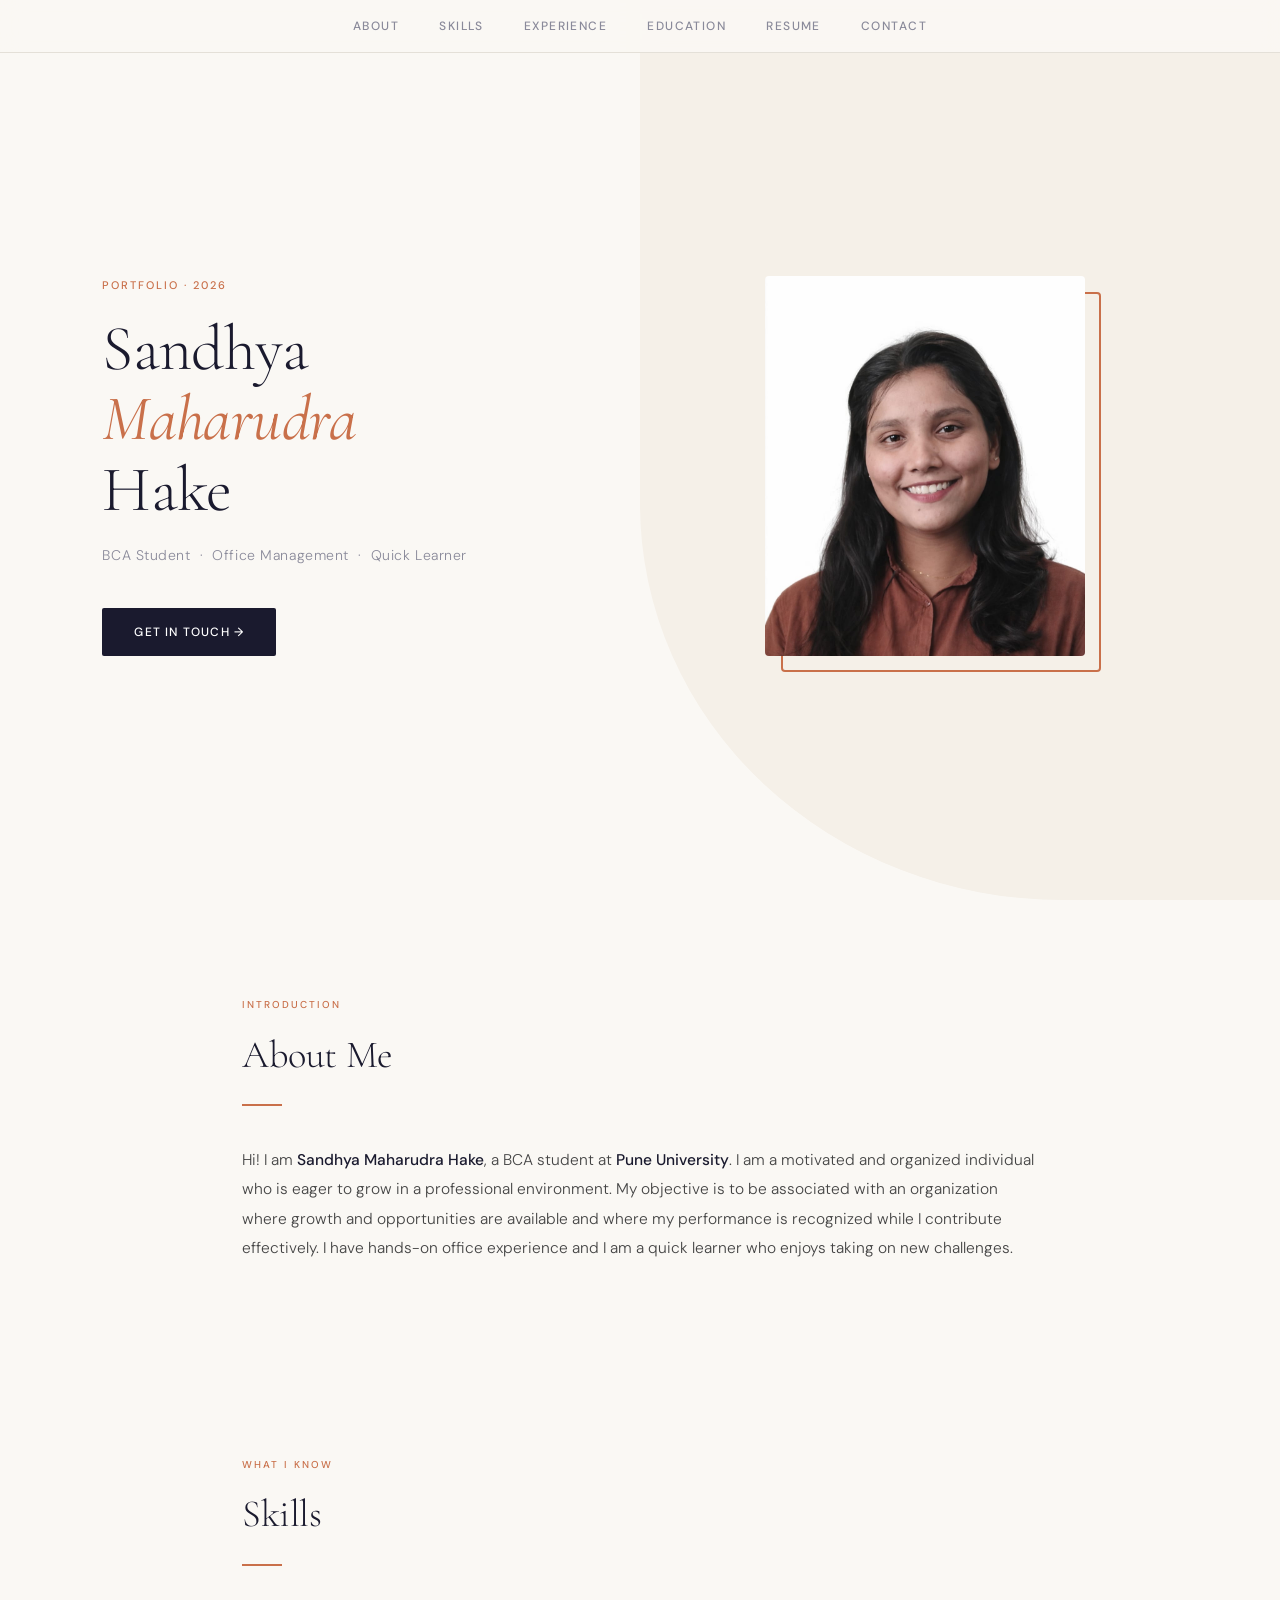
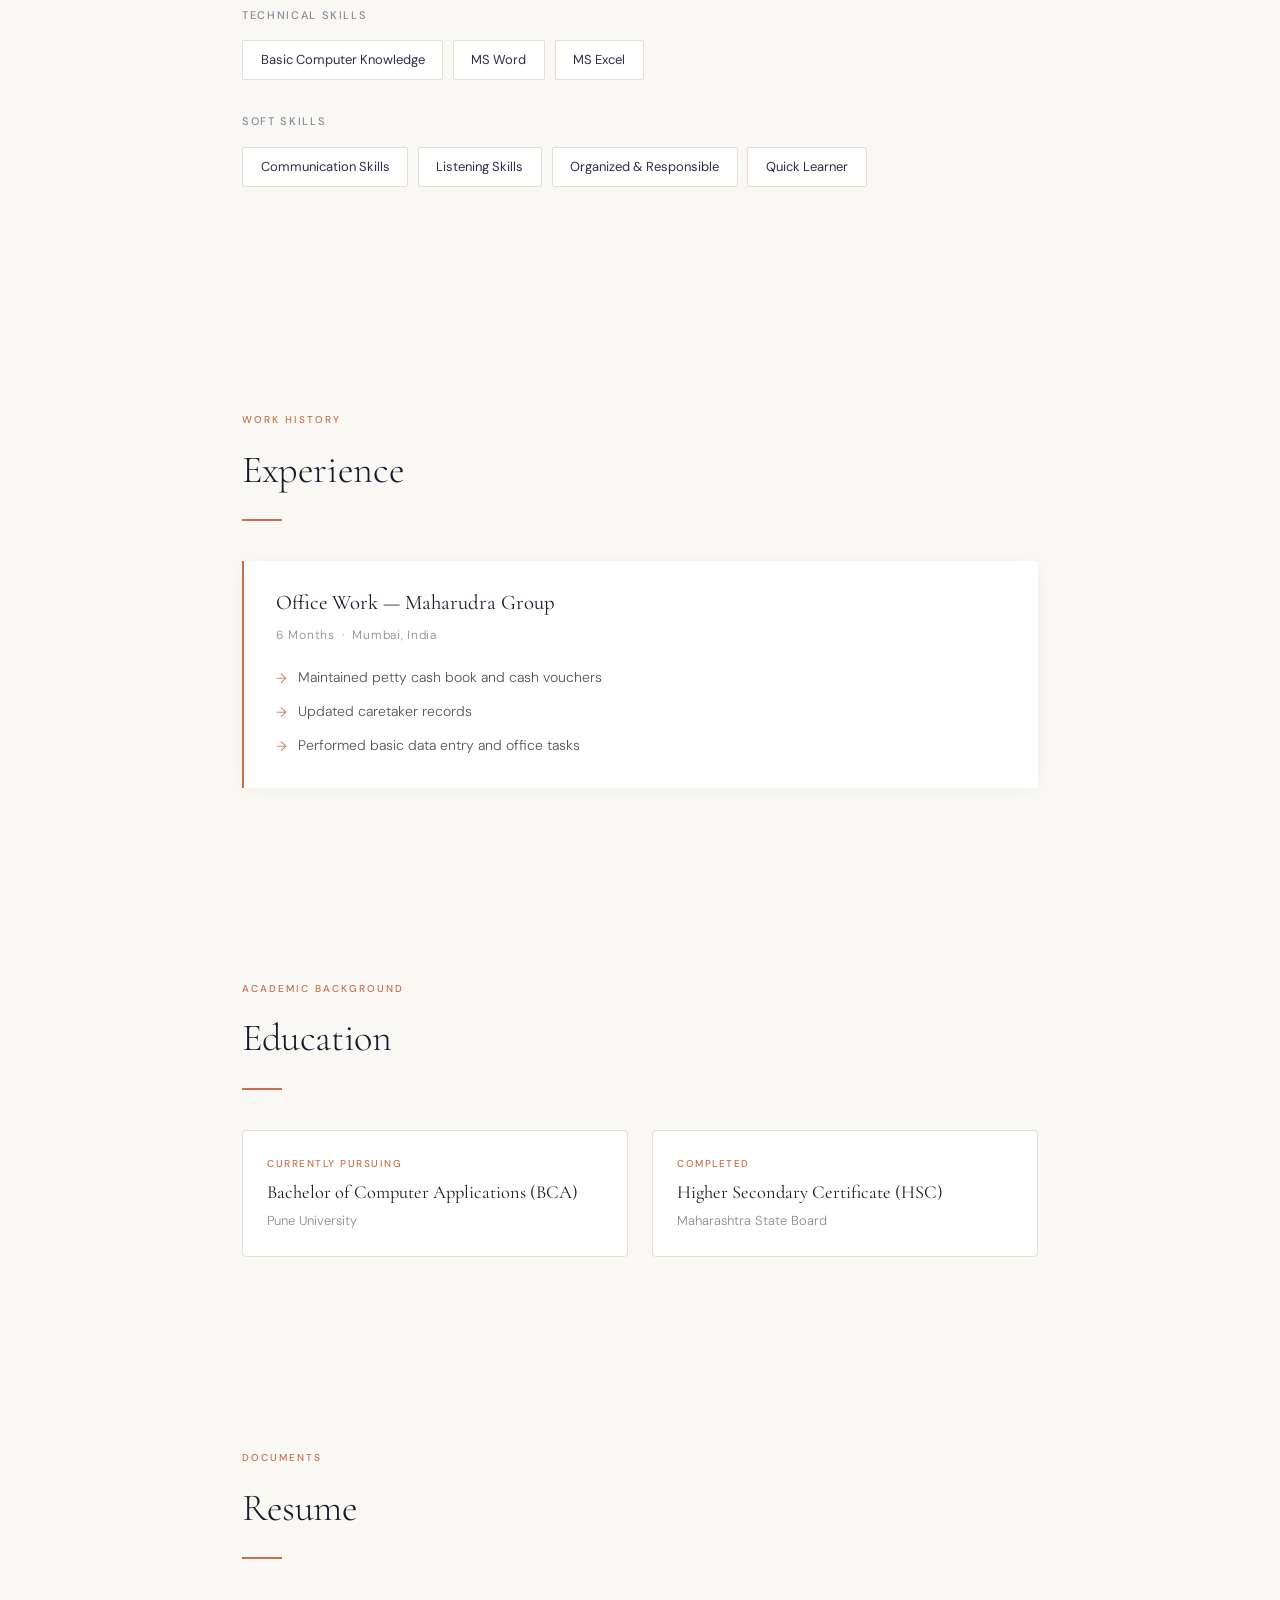
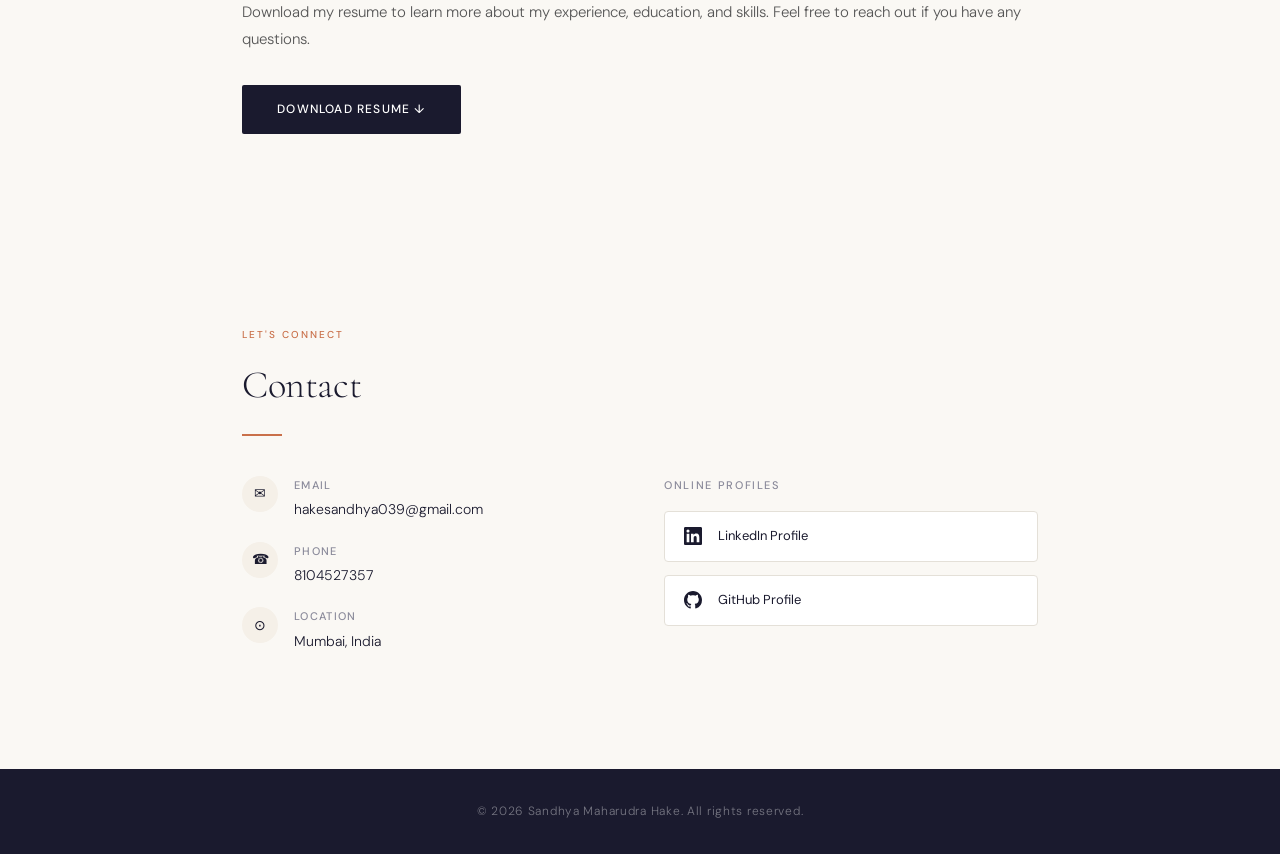
<file: taskno1/index.html>
<!DOCTYPE html>
<html lang="en">
<head>
  <meta charset="UTF-8" />
  <meta name="viewport" content="width=device-width, initial-scale=1.0"/>
  <title>Sandhya Hake — Portfolio</title>
  <link rel="stylesheet" href="style.css" />
</head>
<body>

  <nav>
    <a href="#about">About</a>
    <a href="#skills">Skills</a>
    <a href="#experience">Experience</a>
    <a href="#education">Education</a>
    <a href="#resume">Resume</a>
    <a href="#contact">Contact</a>
  </nav>

  <header>
    <div class="hero-text">
      <p class="hero-eyebrow">Portfolio · 2026</p>
      <h1>Sandhya<br><em>Maharudra</em><br>Hake</h1>
      <p class="hero-tagline">BCA Student &nbsp;·&nbsp; Office Management &nbsp;·&nbsp; Quick Learner</p>
      <a href="#contact" class="hero-cta">Get in Touch →</a>
    </div>
    <div class="hero-image">
      <div class="hero-image-wrap">
        <img src="images/profile.jpg" alt="Sandhya Hake" />
      </div>
    </div>
  </header>

  <section class="section" id="about">
    <p class="section-label">Introduction</p>
    <h2>About Me</h2>
    <div class="divider"></div>
    <p class="about-text">
      Hi! I am <strong>Sandhya Maharudra Hake</strong>, a BCA student at <strong>Pune University</strong>.
      I am a motivated and organized individual who is eager to grow in a professional environment.
      My objective is to be associated with an organization where growth and opportunities are available
      and where my performance is recognized while I contribute effectively.
      I have hands-on office experience and I am a quick learner who enjoys taking on new challenges.
    </p>
  </section>

  <section class="section" id="skills">
    <p class="section-label">What I Know</p>
    <h2>Skills</h2>
    <div class="divider"></div>
    <div class="skills-block">
      <h3>Technical Skills</h3>
      <div class="skill-tags">
        <span class="skill-tag">Basic Computer Knowledge</span>
        <span class="skill-tag">MS Word</span>
        <span class="skill-tag">MS Excel</span>
      </div>
    </div>
    <div class="skills-block">
      <h3>Soft Skills</h3>
      <div class="skill-tags">
        <span class="skill-tag">Communication Skills</span>
        <span class="skill-tag">Listening Skills</span>
        <span class="skill-tag">Organized &amp; Responsible</span>
        <span class="skill-tag">Quick Learner</span>
      </div>
    </div>
  </section>

  <section class="section" id="experience">
    <p class="section-label">Work History</p>
    <h2>Experience</h2>
    <div class="divider"></div>
    <div class="exp-card">
      <h3>Office Work — Maharudra Group</h3>
      <p class="exp-meta">6 Months &nbsp;·&nbsp; Mumbai, India</p>
      <ul>
        <li>Maintained petty cash book and cash vouchers</li>
        <li>Updated caretaker records</li>
        <li>Performed basic data entry and office tasks</li>
      </ul>
    </div>
  </section>

  <section class="section" id="education">
    <p class="section-label">Academic Background</p>
    <h2>Education</h2>
    <div class="divider"></div>
    <div class="edu-grid">
      <div class="edu-card">
        <p class="edu-badge">Currently Pursuing</p>
        <h3>Bachelor of Computer Applications (BCA)</h3>
        <p>Pune University</p>
      </div>
      <div class="edu-card">
        <p class="edu-badge">Completed</p>
        <h3>Higher Secondary Certificate (HSC)</h3>
        <p>Maharashtra State Board</p>
      </div>
    </div>
  </section>

  <section class="section" id="resume">
    <p class="section-label">Documents</p>
    <h2>Resume</h2>
    <div class="divider"></div>
    <p class="resume-text">
      Download my resume to learn more about my experience, education, and skills.
      Feel free to reach out if you have any questions.
    </p>
    <a href="resume.pdf" download class="btn-primary">Download Resume ↓</a>
  </section>

  <section class="section" id="contact">
    <p class="section-label">Let's Connect</p>
    <h2>Contact</h2>
    <div class="divider"></div>
    <div class="contact-grid">
      <div>
        <div class="contact-item">
          <div class="contact-icon">✉</div>
          <div class="contact-detail">
            <strong>Email</strong>
            <span>hakesandhya039@gmail.com</span>
          </div>
        </div>
        <div class="contact-item">
          <div class="contact-icon">☎</div>
          <div class="contact-detail">
            <strong>Phone</strong>
            <span>8104527357</span>
          </div>
        </div>
        <div class="contact-item">
          <div class="contact-icon">⊙</div>
          <div class="contact-detail">
            <strong>Location</strong>
            <span>Mumbai, India</span>
          </div>
        </div>
      </div>
      <div>
        <p class="social-heading">Online Profiles</p>
        <div class="social-links">
          <a href="https://www.linkedin.com/in/sandhya-hake-0b9217270/" target="_blank" rel="noopener" class="social-link">
            <svg viewBox="0 0 24 24" fill="currentColor" width="18" height="18">
              <path d="M20.447 20.452h-3.554v-5.569c0-1.328-.027-3.037-1.852-3.037-1.853 0-2.136 1.445-2.136 2.939v5.667H9.351V9h3.414v1.561h.046c.477-.9 1.637-1.85 3.37-1.85 3.601 0 4.267 2.37 4.267 5.455v6.286zM5.337 7.433a2.062 2.062 0 01-2.063-2.065 2.064 2.064 0 112.063 2.065zm1.782 13.019H3.555V9h3.564v11.452zM22.225 0H1.771C.792 0 0 .774 0 1.729v20.542C0 23.227.792 24 1.771 24h20.451C23.2 24 24 23.227 24 22.271V1.729C24 .774 23.2 0 22.222 0h.003z"/>
            </svg>
            LinkedIn Profile
          </a>
          <a href="https://github.com/sandhyahake868-bot" target="_blank" rel="noopener" class="social-link">
            <svg viewBox="0 0 24 24" fill="currentColor" width="18" height="18">
              <path d="M12 0C5.37 0 0 5.37 0 12c0 5.31 3.435 9.795 8.205 11.385.6.105.825-.255.825-.57 0-.285-.015-1.23-.015-2.235-3.015.555-3.795-.735-4.035-1.41-.135-.345-.72-1.41-1.23-1.695-.42-.225-1.02-.78-.015-.795.945-.015 1.62.87 1.845 1.23 1.08 1.815 2.805 1.305 3.495.99.105-.78.42-1.305.765-1.605-2.67-.3-5.46-1.335-5.46-5.925 0-1.305.465-2.385 1.23-3.225-.12-.3-.54-1.53.12-3.18 0 0 1.005-.315 3.3 1.23.96-.27 1.98-.405 3-.405s2.04.135 3 .405c2.295-1.56 3.3-1.23 3.3-1.23.66 1.65.24 2.88.12 3.18.765.84 1.23 1.905 1.23 3.225 0 4.605-2.805 5.625-5.475 5.925.435.375.81 1.095.81 2.22 0 1.605-.015 2.895-.015 3.3 0 .315.225.69.825.57A12.02 12.02 0 0024 12c0-6.63-5.37-12-12-12z"/>
            </svg>
            GitHub Profile
          </a>
        </div>
      </div>
    </div>
  </section>

  <footer>
    <p>&copy; 2026 Sandhya Maharudra Hake. All rights reserved.</p>
  </footer>

  <script>
    const sections = document.querySelectorAll('.section');
    const observer = new IntersectionObserver((entries) => {
      entries.forEach(entry => {
        if (entry.isIntersecting) entry.target.classList.add('visible');
      });
    }, { threshold: 0.1 });
    sections.forEach(s => observer.observe(s));
  </script>

</body>
</html>
</file>
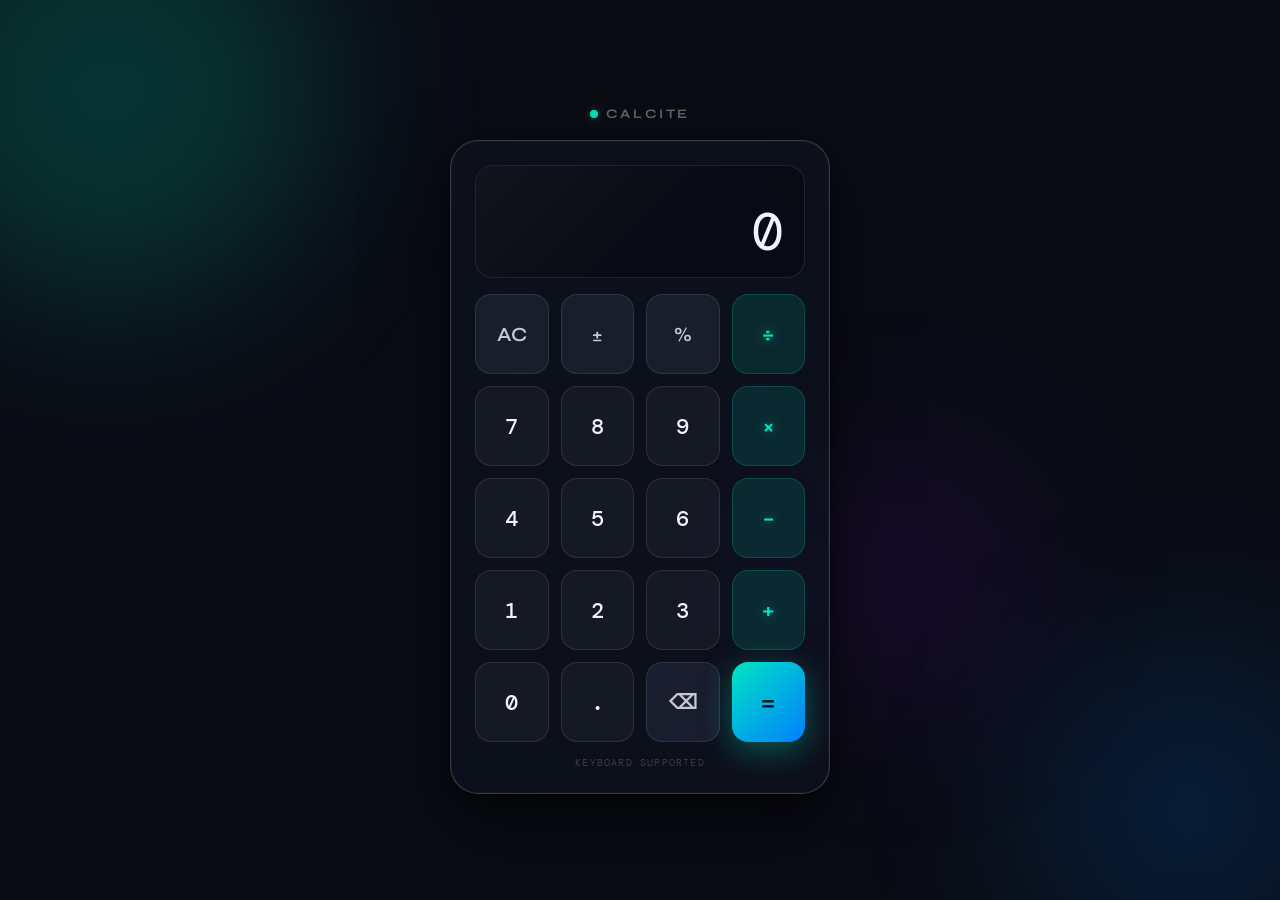
<file: taskno2/index.html>
<!DOCTYPE html>
<html lang="en">
<head>
  <meta charset="UTF-8" />
  <meta name="viewport" content="width=device-width, initial-scale=1.0" />
  <title>Calcite — Calculator</title>
  <link rel="preconnect" href="https://fonts.googleapis.com" />
  <link rel="preconnect" href="https://fonts.gstatic.com" crossorigin />
  <link href="https://fonts.googleapis.com/css2?family=DM+Mono:wght@300;400;500&family=Syne:wght@400;600;700;800&display=swap" rel="stylesheet" />
  <link rel="stylesheet" href="style.css" />
</head>
<body>

  <!-- Ambient background orbs -->
  <div class="bg-orb orb-1"></div>
  <div class="bg-orb orb-2"></div>
  <div class="bg-orb orb-3"></div>

  <main class="calculator-wrapper">

    <!-- Branding -->
    <header class="brand">
      <span class="brand-dot"></span>
      <span class="brand-name">Calcite</span>
    </header>

    <!-- Calculator card -->
    <div class="calculator" role="application" aria-label="Calculator">

      <!-- Display -->
      <div class="display" aria-live="polite">
        <div class="expression" id="expression" aria-label="Expression"></div>
        <div class="result" id="result" aria-label="Result">0</div>
      </div>

      <!-- Keypad -->
      <div class="keypad">

        <!-- Row 1: AC, ±, %, ÷ -->
        <button class="btn btn-fn" data-action="clear" aria-label="All Clear">AC</button>
        <button class="btn btn-fn" data-action="sign" aria-label="Toggle Sign">±</button>
        <button class="btn btn-fn" data-action="percent" aria-label="Percent">%</button>
        <button class="btn btn-op" data-action="operator" data-value="÷" aria-label="Divide">÷</button>

        <!-- Row 2: 7, 8, 9, × -->
        <button class="btn btn-num" data-action="number" data-value="7" aria-label="7">7</button>
        <button class="btn btn-num" data-action="number" data-value="8" aria-label="8">8</button>
        <button class="btn btn-num" data-action="number" data-value="9" aria-label="9">9</button>
        <button class="btn btn-op" data-action="operator" data-value="×" aria-label="Multiply">×</button>

        <!-- Row 3: 4, 5, 6, − -->
        <button class="btn btn-num" data-action="number" data-value="4" aria-label="4">4</button>
        <button class="btn btn-num" data-action="number" data-value="5" aria-label="5">5</button>
        <button class="btn btn-num" data-action="number" data-value="6" aria-label="6">6</button>
        <button class="btn btn-op" data-action="operator" data-value="−" aria-label="Subtract">−</button>

        <!-- Row 4: 1, 2, 3, + -->
        <button class="btn btn-num" data-action="number" data-value="1" aria-label="1">1</button>
        <button class="btn btn-num" data-action="number" data-value="2" aria-label="2">2</button>
        <button class="btn btn-num" data-action="number" data-value="3" aria-label="3">3</button>
        <button class="btn btn-op" data-action="operator" data-value="+" aria-label="Add">+</button>

        <!-- Row 5: 0 (wide), ., ⌫, = -->
        <button class="btn btn-num btn-zero" data-action="number" data-value="0" aria-label="0">0</button>
        <button class="btn btn-num" data-action="decimal" aria-label="Decimal point">.</button>
        <button class="btn btn-fn" data-action="delete" aria-label="Delete last character">⌫</button>
        <button class="btn btn-eq" data-action="equals" aria-label="Equals">=</button>

      </div>

      <!-- Keyboard hint -->
      <p class="hint">Keyboard supported</p>

    </div>
  </main>

  <script src="script.js"></script>
</body>
</html>
</file>
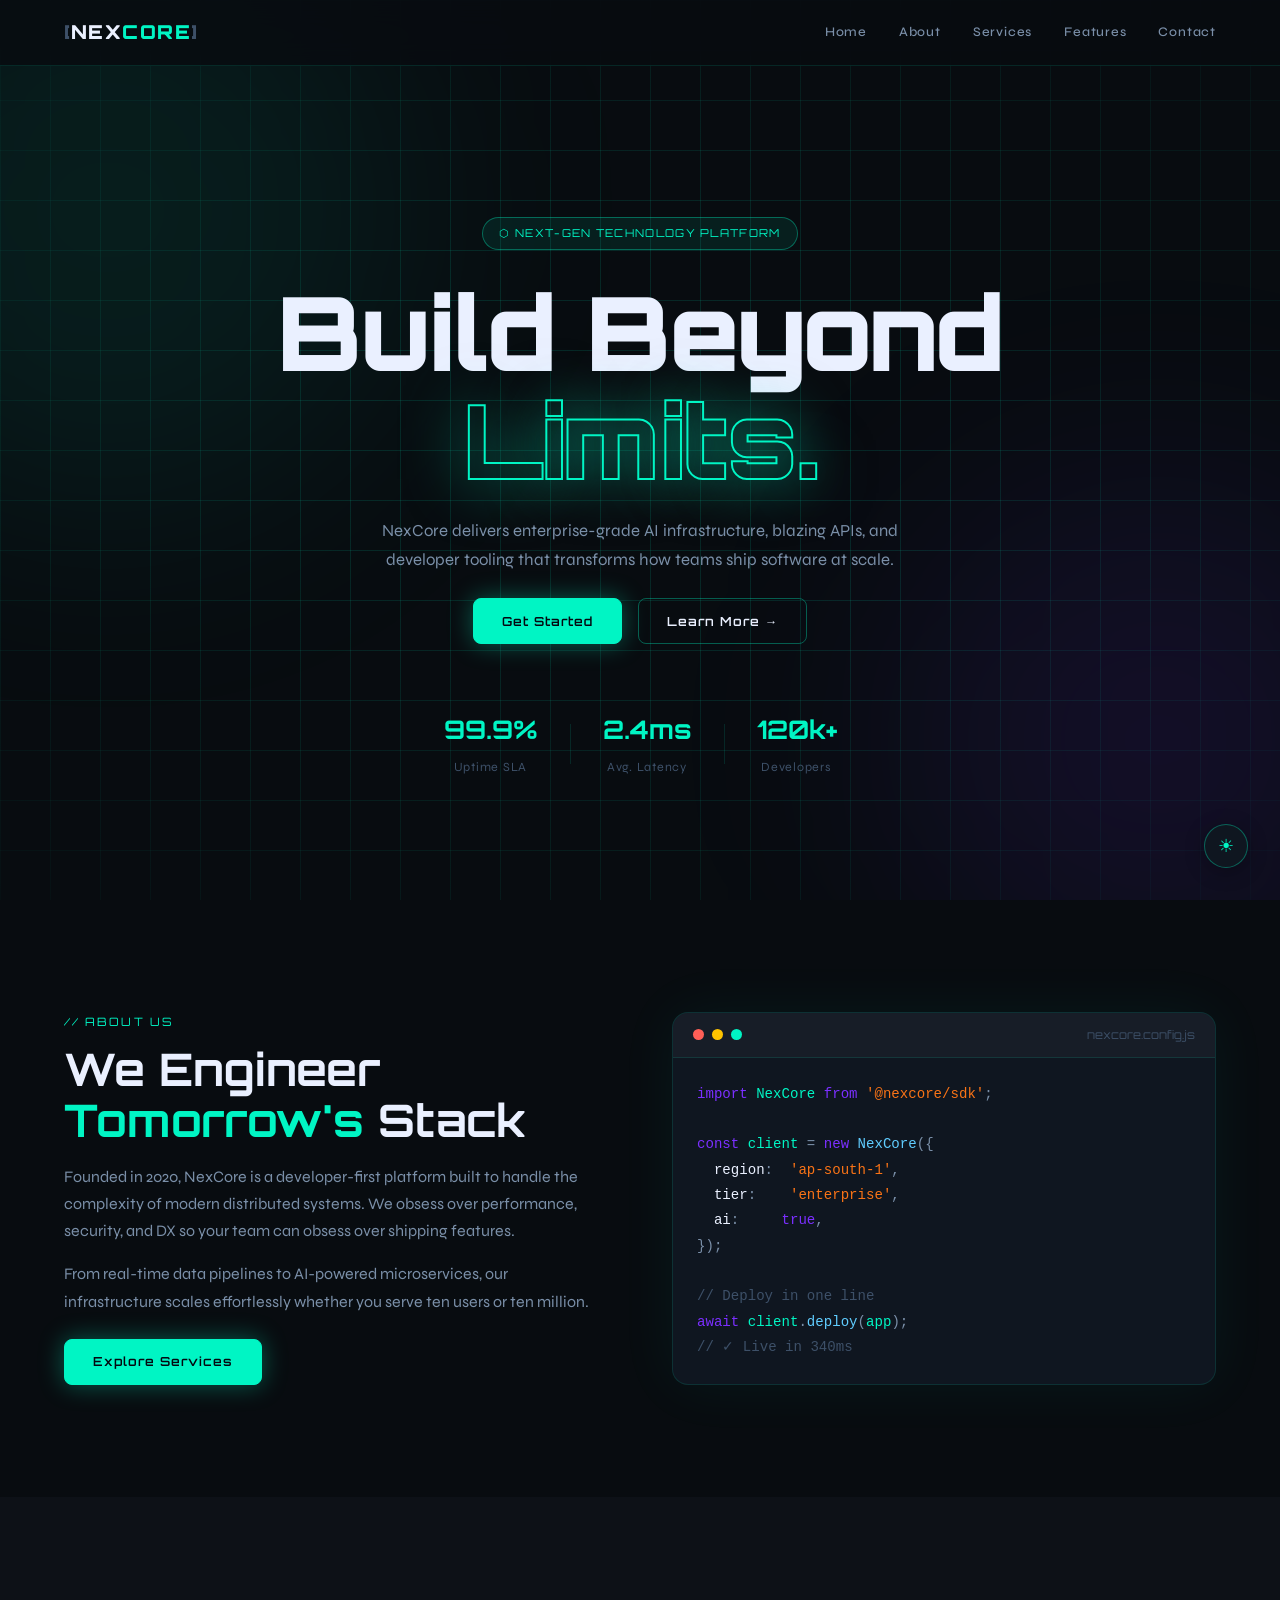
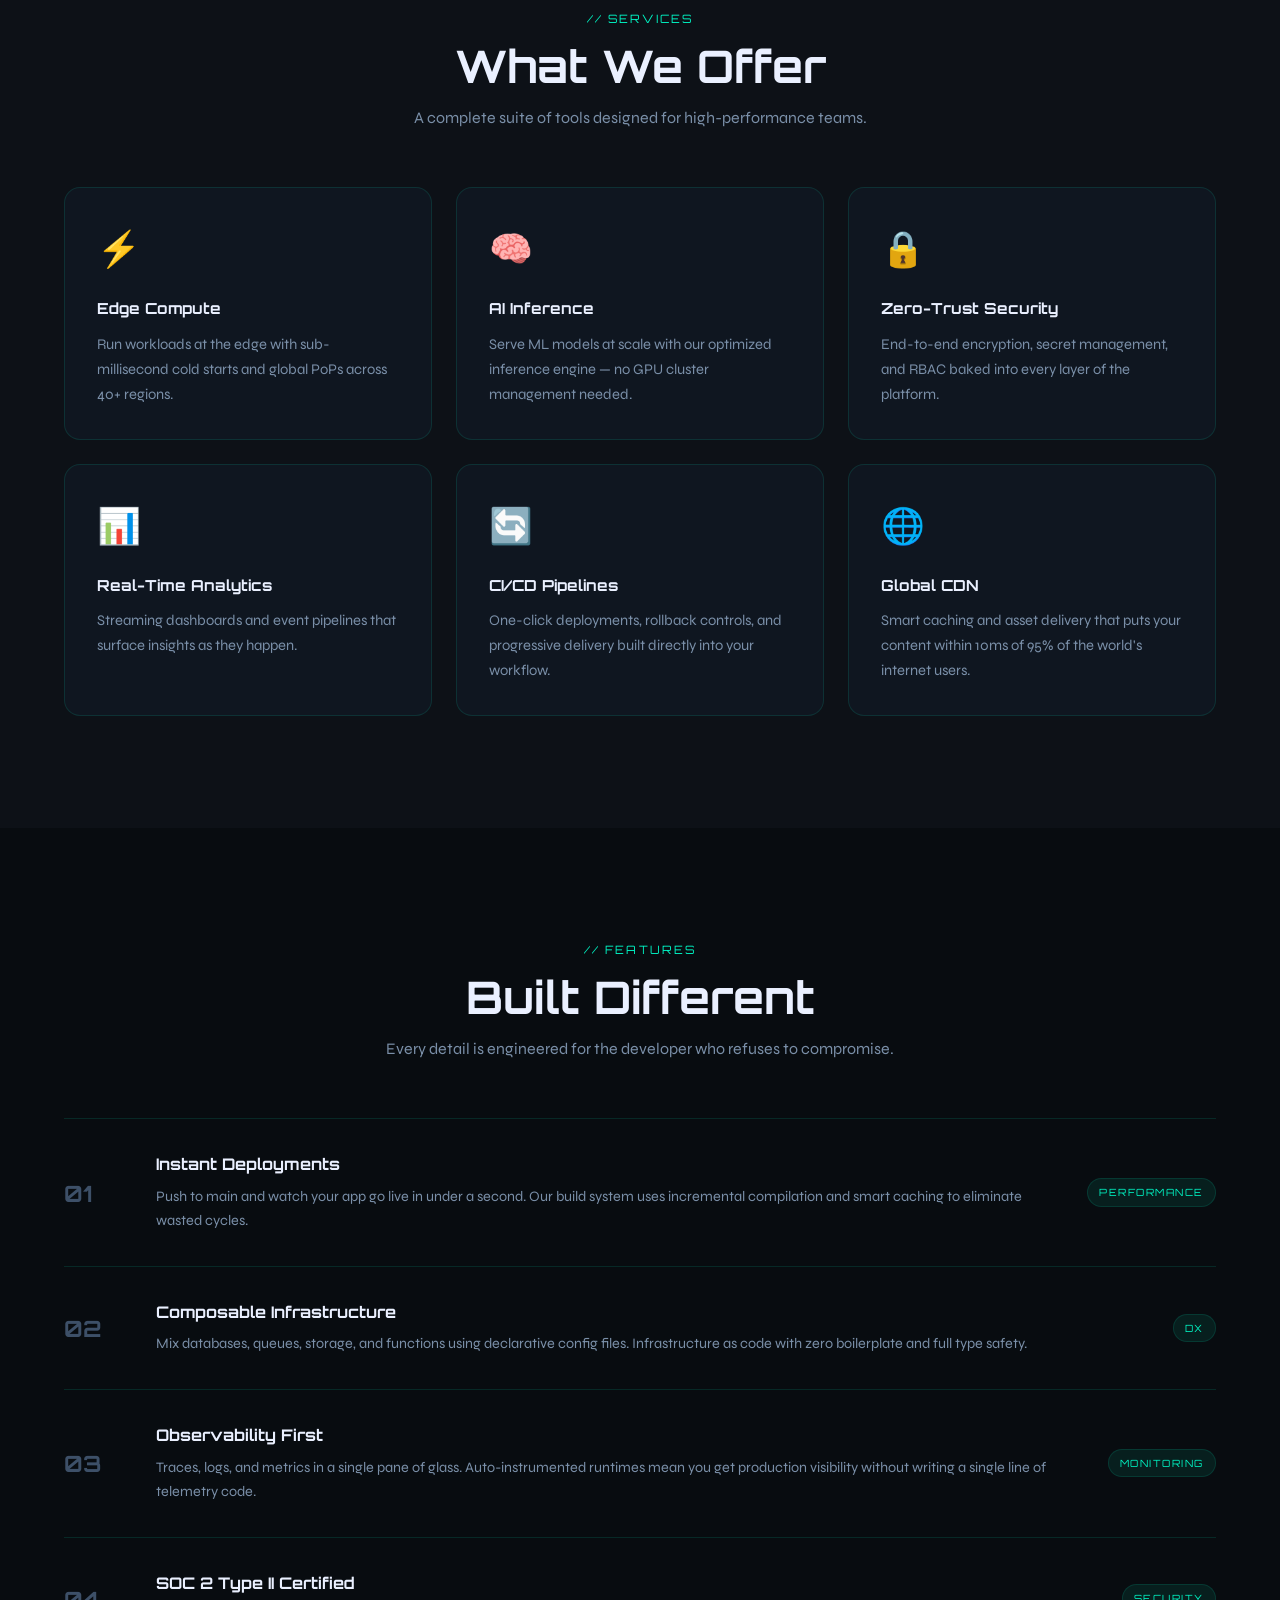
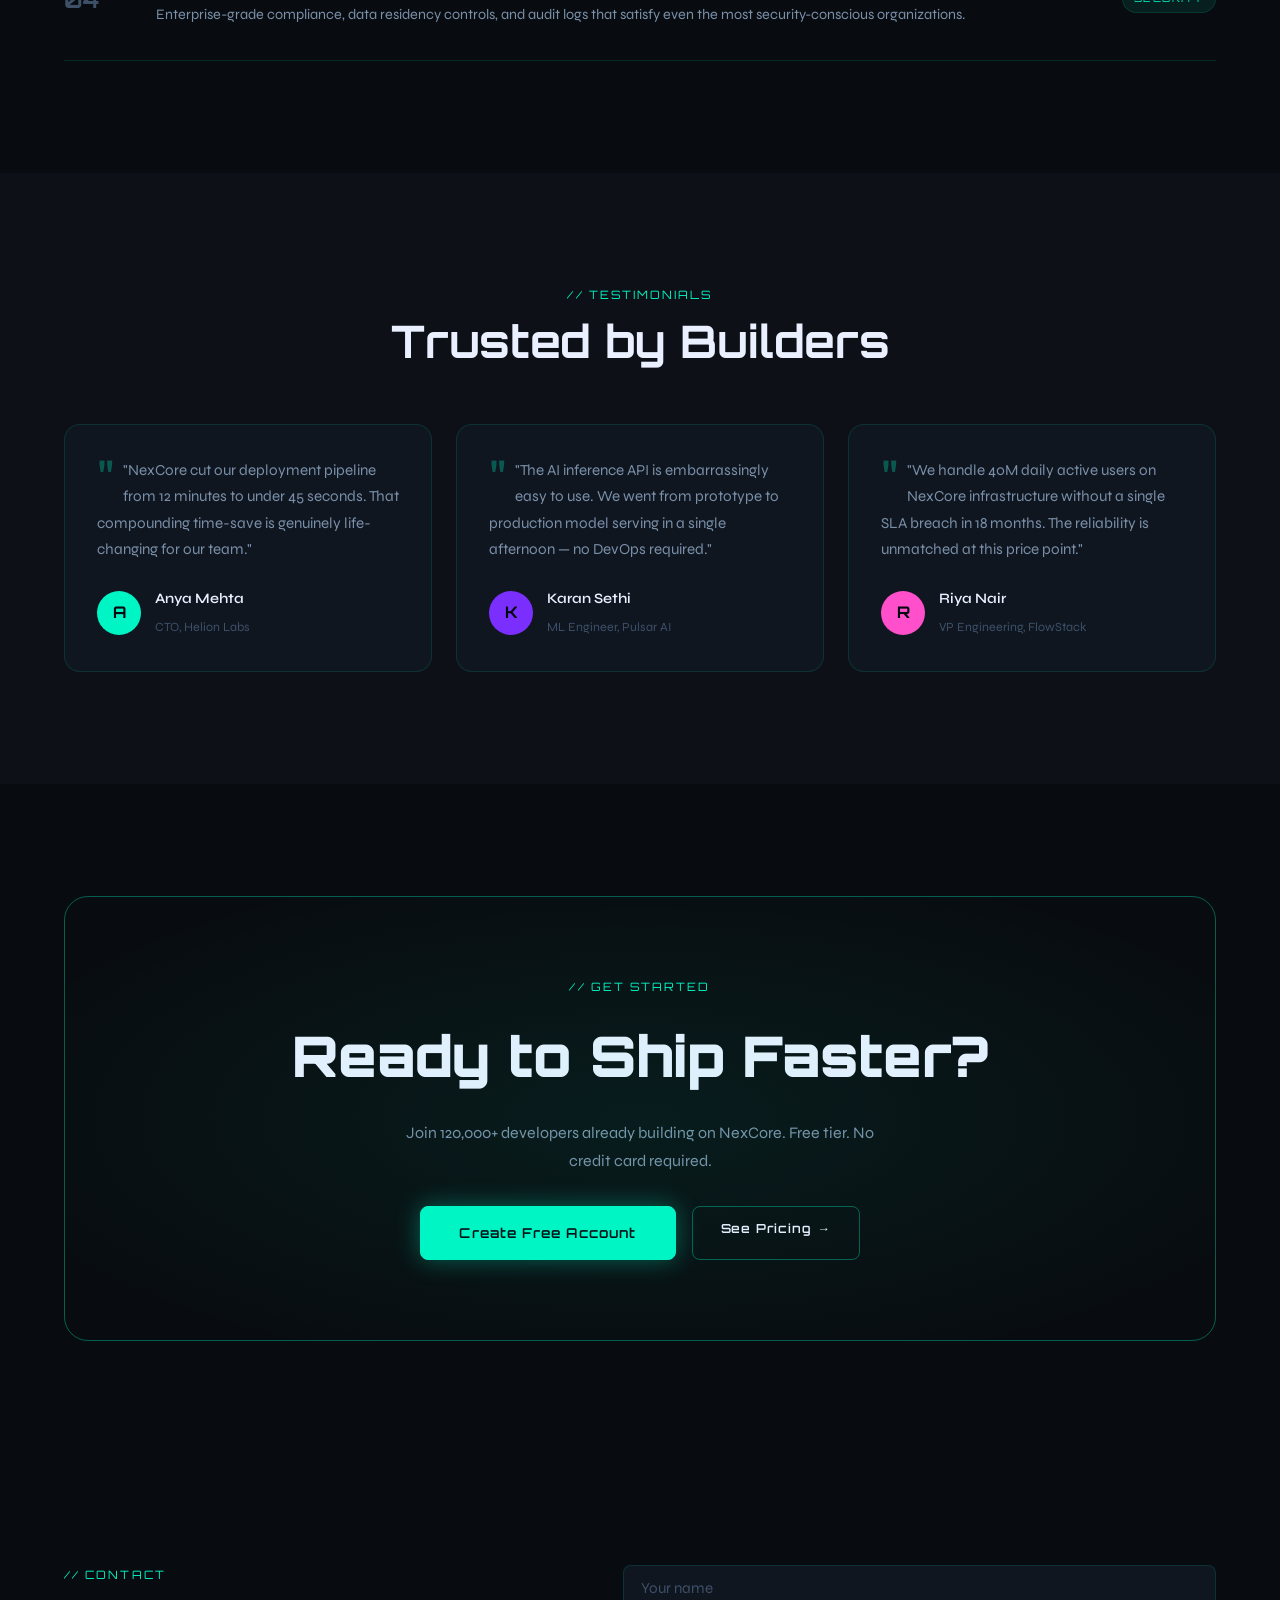
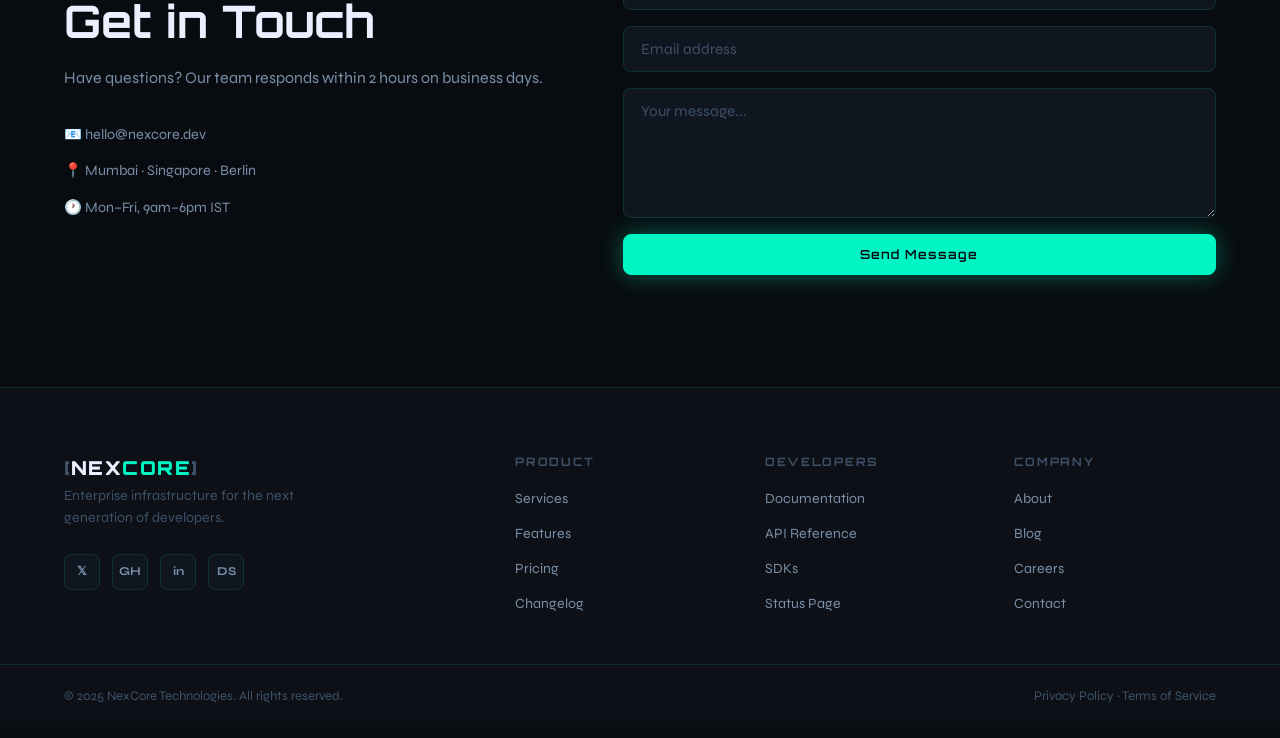
<file: taskno3/index.html>
<!DOCTYPE html>
<html lang="en">
<head>
  <meta charset="UTF-8" />
  <meta name="viewport" content="width=device-width, initial-scale=1.0" />
  <title>NexCore — The Future is Now</title>

  <!-- Google Fonts: Display + Body pairing -->
  <link rel="preconnect" href="https://fonts.googleapis.com" />
  <link rel="preconnect" href="https://fonts.gstatic.com" crossorigin />
  <link href="https://fonts.googleapis.com/css2?family=Orbitron:wght@400;600;700;900&family=Syne:wght@400;500;600&display=swap" rel="stylesheet" />

  <link rel="stylesheet" href="style.css" />
</head>
<body>

  <!-- ============================================================
       HEADER — Sticky navigation bar with logo + links
  ============================================================ -->
  <header class="header" id="header">
    <div class="container header__inner">

      <!-- Logo -->
      <a href="#" class="logo">
        <span class="logo__bracket">[</span>NEX<span class="logo__accent">CORE</span><span class="logo__bracket">]</span>
      </a>

      <!-- Desktop Navigation -->
      <nav class="nav" id="nav">
        <a href="#home"         class="nav__link">Home</a>
        <a href="#about"        class="nav__link">About</a>
        <a href="#services"     class="nav__link">Services</a>
        <a href="#features"     class="nav__link">Features</a>
        <a href="#contact"      class="nav__link">Contact</a>
      </nav>

      <!-- Hamburger button (mobile) -->
      <button class="hamburger" id="hamburger" aria-label="Toggle menu">
        <span></span>
        <span></span>
        <span></span>
      </button>

    </div>
  </header>


  <!-- ============================================================
       HERO — Full-screen banner with heading + CTA
  ============================================================ -->
  <section class="hero" id="home">
    <!-- Grid overlay decoration -->
    <div class="hero__grid" aria-hidden="true"></div>

    <!-- Glowing orbs for atmosphere -->
    <div class="hero__orb hero__orb--1" aria-hidden="true"></div>
    <div class="hero__orb hero__orb--2" aria-hidden="true"></div>

    <div class="container hero__content">
      <div class="hero__badge">⬡ Next-Gen Technology Platform</div>

      <h1 class="hero__heading">
        Build Beyond<br />
        <span class="hero__heading--accent">Limits.</span>
      </h1>

      <p class="hero__sub">
        NexCore delivers enterprise-grade AI infrastructure, blazing APIs, and
        developer tooling that transforms how teams ship software at scale.
      </p>

      <div class="hero__actions">
        <a href="#features" class="btn btn--primary">Get Started</a>
        <a href="#about"    class="btn btn--ghost">Learn More →</a>
      </div>

      <!-- Floating stat pills -->
      <div class="hero__stats">
        <div class="stat"><span class="stat__num">99.9%</span><span class="stat__label">Uptime SLA</span></div>
        <div class="stat__divider"></div>
        <div class="stat"><span class="stat__num">2.4ms</span><span class="stat__label">Avg. Latency</span></div>
        <div class="stat__divider"></div>
        <div class="stat"><span class="stat__num">120k+</span><span class="stat__label">Developers</span></div>
      </div>
    </div>
  </section>


  <!-- ============================================================
       ABOUT — Two-column intro with text + visual
  ============================================================ -->
  <section class="section about" id="about">
    <div class="container about__inner">

      <!-- Left: text -->
      <div class="about__text reveal">
        <span class="section-tag">// about us</span>
        <h2 class="section-heading">We Engineer<br /><em>Tomorrow's</em> Stack</h2>
        <p>
          Founded in 2020, NexCore is a developer-first platform built to handle
          the complexity of modern distributed systems. We obsess over performance,
          security, and DX so your team can obsess over shipping features.
        </p>
        <p>
          From real-time data pipelines to AI-powered microservices, our
          infrastructure scales effortlessly whether you serve ten users or ten million.
        </p>
        <a href="#services" class="btn btn--primary" style="margin-top:1.5rem">Explore Services</a>
      </div>

      <!-- Right: visual card -->
      <div class="about__visual reveal">
        <div class="code-card">
          <div class="code-card__bar">
            <span class="dot dot--red"></span>
            <span class="dot dot--yellow"></span>
            <span class="dot dot--green"></span>
            <span class="code-card__title">nexcore.config.js</span>
          </div>
          <pre class="code-card__body"><code><span class="c-keyword">import</span> <span class="c-var">NexCore</span> <span class="c-keyword">from</span> <span class="c-str">'@nexcore/sdk'</span><span class="c-punc">;</span>

<span class="c-keyword">const</span> <span class="c-var">client</span> <span class="c-punc">=</span> <span class="c-keyword">new</span> <span class="c-fn">NexCore</span><span class="c-punc">({</span>
  <span class="c-prop">region</span><span class="c-punc">:</span>  <span class="c-str">'ap-south-1'</span><span class="c-punc">,</span>
  <span class="c-prop">tier</span><span class="c-punc">:</span>    <span class="c-str">'enterprise'</span><span class="c-punc">,</span>
  <span class="c-prop">ai</span><span class="c-punc">:</span>     <span class="c-keyword">true</span><span class="c-punc">,</span>
<span class="c-punc">});</span>

<span class="c-comment">// Deploy in one line</span>
<span class="c-keyword">await</span> <span class="c-var">client</span><span class="c-punc">.</span><span class="c-fn">deploy</span><span class="c-punc">(</span><span class="c-var">app</span><span class="c-punc">);</span>
<span class="c-comment">// ✓ Live in 340ms</span></code></pre>
        </div>
      </div>

    </div>
  </section>


  <!-- ============================================================
       SERVICES — Icon cards in a grid
  ============================================================ -->
  <section class="section services" id="services">
    <div class="container">

      <div class="section-header reveal">
        <span class="section-tag">// services</span>
        <h2 class="section-heading">What We Offer</h2>
        <p class="section-sub">A complete suite of tools designed for high-performance teams.</p>
      </div>

      <div class="services__grid">

        <div class="service-card reveal">
          <div class="service-card__icon">⚡</div>
          <h3>Edge Compute</h3>
          <p>Run workloads at the edge with sub-millisecond cold starts and global PoPs across 40+ regions.</p>
        </div>

        <div class="service-card reveal">
          <div class="service-card__icon">🧠</div>
          <h3>AI Inference</h3>
          <p>Serve ML models at scale with our optimized inference engine — no GPU cluster management needed.</p>
        </div>

        <div class="service-card reveal">
          <div class="service-card__icon">🔒</div>
          <h3>Zero-Trust Security</h3>
          <p>End-to-end encryption, secret management, and RBAC baked into every layer of the platform.</p>
        </div>

        <div class="service-card reveal">
          <div class="service-card__icon">📊</div>
          <h3>Real-Time Analytics</h3>
          <p>Streaming dashboards and event pipelines that surface insights as they happen.</p>
        </div>

        <div class="service-card reveal">
          <div class="service-card__icon">🔄</div>
          <h3>CI/CD Pipelines</h3>
          <p>One-click deployments, rollback controls, and progressive delivery built directly into your workflow.</p>
        </div>

        <div class="service-card reveal">
          <div class="service-card__icon">🌐</div>
          <h3>Global CDN</h3>
          <p>Smart caching and asset delivery that puts your content within 10ms of 95% of the world's internet users.</p>
        </div>

      </div>
    </div>
  </section>


  <!-- ============================================================
       FEATURES — Detailed highlight blocks
  ============================================================ -->
  <section class="section features" id="features">
    <div class="container">

      <div class="section-header reveal">
        <span class="section-tag">// features</span>
        <h2 class="section-heading">Built Different</h2>
        <p class="section-sub">Every detail is engineered for the developer who refuses to compromise.</p>
      </div>

      <div class="features__list">

        <div class="feature-row reveal">
          <div class="feature-row__num">01</div>
          <div class="feature-row__body">
            <h3>Instant Deployments</h3>
            <p>Push to main and watch your app go live in under a second. Our build system uses incremental compilation and smart caching to eliminate wasted cycles.</p>
          </div>
          <div class="feature-row__tag">PERFORMANCE</div>
        </div>

        <div class="feature-row reveal">
          <div class="feature-row__num">02</div>
          <div class="feature-row__body">
            <h3>Composable Infrastructure</h3>
            <p>Mix databases, queues, storage, and functions using declarative config files. Infrastructure as code with zero boilerplate and full type safety.</p>
          </div>
          <div class="feature-row__tag">DX</div>
        </div>

        <div class="feature-row reveal">
          <div class="feature-row__num">03</div>
          <div class="feature-row__body">
            <h3>Observability First</h3>
            <p>Traces, logs, and metrics in a single pane of glass. Auto-instrumented runtimes mean you get production visibility without writing a single line of telemetry code.</p>
          </div>
          <div class="feature-row__tag">MONITORING</div>
        </div>

        <div class="feature-row reveal">
          <div class="feature-row__num">04</div>
          <div class="feature-row__body">
            <h3>SOC 2 Type II Certified</h3>
            <p>Enterprise-grade compliance, data residency controls, and audit logs that satisfy even the most security-conscious organizations.</p>
          </div>
          <div class="feature-row__tag">SECURITY</div>
        </div>

      </div>
    </div>
  </section>


  <!-- ============================================================
       TESTIMONIALS — Customer review cards
  ============================================================ -->
  <section class="section testimonials">
    <div class="container">

      <div class="section-header reveal">
        <span class="section-tag">// testimonials</span>
        <h2 class="section-heading">Trusted by Builders</h2>
      </div>

      <div class="testimonials__grid">

        <div class="testi-card reveal">
          <p class="testi-card__quote">"NexCore cut our deployment pipeline from 12 minutes to under 45 seconds. That compounding time-save is genuinely life-changing for our team."</p>
          <div class="testi-card__author">
            <div class="testi-card__avatar" style="background: var(--accent-1)">A</div>
            <div>
              <strong>Anya Mehta</strong>
              <span>CTO, Helion Labs</span>
            </div>
          </div>
        </div>

        <div class="testi-card reveal">
          <p class="testi-card__quote">"The AI inference API is embarrassingly easy to use. We went from prototype to production model serving in a single afternoon — no DevOps required."</p>
          <div class="testi-card__author">
            <div class="testi-card__avatar" style="background: var(--accent-2)">K</div>
            <div>
              <strong>Karan Sethi</strong>
              <span>ML Engineer, Pulsar AI</span>
            </div>
          </div>
        </div>

        <div class="testi-card reveal">
          <p class="testi-card__quote">"We handle 40M daily active users on NexCore infrastructure without a single SLA breach in 18 months. The reliability is unmatched at this price point."</p>
          <div class="testi-card__author">
            <div class="testi-card__avatar" style="background: var(--accent-3)">R</div>
            <div>
              <strong>Riya Nair</strong>
              <span>VP Engineering, FlowStack</span>
            </div>
          </div>
        </div>

      </div>
    </div>
  </section>


  <!-- ============================================================
       CTA — Final push section
  ============================================================ -->
  <section class="section cta-section">
    <div class="container">
      <div class="cta-box reveal">
        <div class="cta-box__glow" aria-hidden="true"></div>
        <span class="section-tag">// get started</span>
        <h2>Ready to Ship Faster?</h2>
        <p>Join 120,000+ developers already building on NexCore. Free tier. No credit card required.</p>
        <div class="cta-box__actions">
          <a href="#contact" class="btn btn--primary btn--lg">Create Free Account</a>
          <a href="#services" class="btn btn--ghost">See Pricing →</a>
        </div>
      </div>
    </div>
  </section>


  <!-- ============================================================
       CONTACT FORM (bonus section)
  ============================================================ -->
  <section class="section contact" id="contact">
    <div class="container contact__inner">
      <div class="contact__info reveal">
        <span class="section-tag">// contact</span>
        <h2 class="section-heading">Get in Touch</h2>
        <p>Have questions? Our team responds within 2 hours on business days.</p>
        <div class="contact__details">
          <div class="contact__item">📧 hello@nexcore.dev</div>
          <div class="contact__item">📍 Mumbai · Singapore · Berlin</div>
          <div class="contact__item">🕐 Mon–Fri, 9am–6pm IST</div>
        </div>
      </div>
      <form class="contact__form reveal" id="contactForm">
        <input type="text"  placeholder="Your name"    class="form-input" required />
        <input type="email" placeholder="Email address" class="form-input" required />
        <textarea placeholder="Your message..." class="form-input form-textarea" rows="5" required></textarea>
        <button type="submit" class="btn btn--primary">Send Message</button>
      </form>
    </div>
  </section>


  <!-- ============================================================
       FOOTER
  ============================================================ -->
  <footer class="footer">
    <div class="container footer__inner">

      <!-- Brand column -->
      <div class="footer__brand">
        <a href="#" class="logo">
          <span class="logo__bracket">[</span>NEX<span class="logo__accent">CORE</span><span class="logo__bracket">]</span>
        </a>
        <p>Enterprise infrastructure for the next generation of developers.</p>
        <!-- Social icons -->
        <div class="social-icons">
          <a href="#" class="social-icon" aria-label="Twitter">𝕏</a>
          <a href="#" class="social-icon" aria-label="GitHub">GH</a>
          <a href="#" class="social-icon" aria-label="LinkedIn">in</a>
          <a href="#" class="social-icon" aria-label="Discord">DS</a>
        </div>
      </div>

      <!-- Quick links -->
      <div class="footer__links">
        <h4>Product</h4>
        <a href="#services">Services</a>
        <a href="#features">Features</a>
        <a href="#">Pricing</a>
        <a href="#">Changelog</a>
      </div>

      <div class="footer__links">
        <h4>Developers</h4>
        <a href="#">Documentation</a>
        <a href="#">API Reference</a>
        <a href="#">SDKs</a>
        <a href="#">Status Page</a>
      </div>

      <div class="footer__links">
        <h4>Company</h4>
        <a href="#about">About</a>
        <a href="#">Blog</a>
        <a href="#">Careers</a>
        <a href="#contact">Contact</a>
      </div>

    </div>

    <div class="footer__bottom">
      <div class="container">
        <span>© 2025 NexCore Technologies. All rights reserved.</span>
        <span>Privacy Policy · Terms of Service</span>
      </div>
    </div>
  </footer>


  <!-- ============================================================
       DARK / LIGHT TOGGLE (floating button)
  ============================================================ -->
  <button class="theme-toggle" id="themeToggle" aria-label="Toggle theme">☀</button>


  <script src="script.js"></script>
</body>
</html>
</file>
<file: taskno1/style.css>
@import url('https://fonts.googleapis.com/css2?family=Cormorant+Garamond:ital,wght@0,300;0,400;0,600;1,300;1,400&family=DM+Sans:wght@300;400;500&display=swap');

:root {
  --ink: #1a1a2e;
  --ink-light: #2e2e4e;
  --cream: #faf8f4;
  --warm: #f5f0e8;
  --accent: #c9704a;
  --accent-light: #e8956d;
  --muted: #8a8a9a;
  --border: #e4e0d8;
  --white: #ffffff;
}

*, *::before, *::after { box-sizing: border-box; margin: 0; padding: 0; }
html { scroll-behavior: smooth; }

body {
  font-family: 'DM Sans', sans-serif;
  background-color: var(--cream);
  color: var(--ink);
  font-size: 15px;
  line-height: 1.7;
  overflow-x: hidden;
}

nav {
  position: fixed;
  top: 0; left: 0; right: 0;
  z-index: 100;
  display: flex;
  justify-content: center;
  gap: 2.5rem;
  padding: 1rem 2rem;
  background: rgba(250,248,244,0.92);
  backdrop-filter: blur(12px);
  border-bottom: 1px solid var(--border);
}

nav a {
  font-size: 12px; font-weight: 500;
  letter-spacing: 0.12em; text-transform: uppercase;
  color: var(--muted); text-decoration: none;
  transition: color 0.25s; position: relative;
}
nav a::after {
  content: ''; position: absolute;
  bottom: -3px; left: 0; right: 0;
  height: 1px; background: var(--accent);
  transform: scaleX(0); transition: transform 0.25s;
}
nav a:hover { color: var(--accent); }
nav a:hover::after { transform: scaleX(1); }

header {
  min-height: 100vh;
  display: grid; grid-template-columns: 1fr 1fr;
  align-items: center;
  padding: 6rem 8% 4rem; gap: 4rem;
  position: relative; background: var(--cream); overflow: hidden;
}
header::before {
  content: '';
  position: absolute; top: -10%; right: -5%;
  width: 55%; height: 110%;
  background: var(--warm);
  border-radius: 0 0 0 60% / 0 0 0 40%;
  z-index: 0;
}

.hero-text { position: relative; z-index: 1; animation: fadeUp 0.9s ease both; }
.hero-eyebrow {
  font-size: 11px; font-weight: 500;
  letter-spacing: 0.18em; text-transform: uppercase;
  color: var(--accent); margin-bottom: 1.2rem;
}
.hero-text h1 {
  font-family: 'Cormorant Garamond', serif;
  font-size: clamp(2.8rem, 5vw, 4.5rem);
  font-weight: 300; line-height: 1.1;
  color: var(--ink); margin-bottom: 1.2rem;
  letter-spacing: -0.01em;
}
.hero-text h1 em { font-style: italic; font-weight: 400; color: var(--accent); }
.hero-tagline {
  font-size: 14px; color: var(--muted);
  letter-spacing: 0.04em; margin-bottom: 2.5rem; font-weight: 300;
}
.hero-cta {
  display: inline-flex; align-items: center; gap: 0.6rem;
  background: var(--ink); color: var(--white);
  padding: 0.85rem 2rem; font-size: 12px; font-weight: 500;
  letter-spacing: 0.1em; text-transform: uppercase;
  text-decoration: none; border-radius: 2px;
  transition: background 0.25s, transform 0.2s;
}
.hero-cta:hover { background: var(--accent); transform: translateY(-2px); }

.hero-image { position: relative; z-index: 1; display: flex; justify-content: center; animation: fadeUp 0.9s 0.2s ease both; }
.hero-image-wrap { position: relative; width: 320px; height: 380px; }
.hero-image-wrap::before {
  content: ''; position: absolute;
  top: 16px; left: 16px; right: -16px; bottom: -16px;
  border: 2px solid var(--accent); border-radius: 4px; z-index: -1;
}
.hero-image-wrap img {
  width: 100%; height: 100%;
  object-fit: cover; object-position: center top;
  border-radius: 4px; display: block;
}

.section {
  max-width: 860px; margin: 0 auto; padding: 6rem 2rem;
  opacity: 0; transform: translateY(20px);
  transition: opacity 0.7s ease, transform 0.7s ease;
}
.section.visible { opacity: 1; transform: translateY(0); }

.section-label {
  font-size: 10px; font-weight: 500;
  letter-spacing: 0.2em; text-transform: uppercase;
  color: var(--accent); margin-bottom: 0.6rem;
}
.section h2 {
  font-family: 'Cormorant Garamond', serif;
  font-size: clamp(1.8rem, 3vw, 2.6rem);
  font-weight: 300; color: var(--ink);
  margin-bottom: 1rem; letter-spacing: -0.01em;
}
.divider { width: 40px; height: 2px; background: var(--accent); margin-bottom: 2.5rem; }

#about .about-text { font-size: 15.5px; line-height: 1.9; color: #444; font-weight: 300; }
#about .about-text strong { color: var(--ink); font-weight: 500; }

.skills-block { margin-bottom: 2rem; }
.skills-block h3 {
  font-size: 11px; font-weight: 500;
  letter-spacing: 0.15em; text-transform: uppercase;
  color: var(--muted); margin-bottom: 1rem;
}
.skill-tags { display: flex; flex-wrap: wrap; gap: 0.6rem; }
.skill-tag {
  padding: 0.5rem 1.1rem;
  border: 1px solid var(--border); border-radius: 2px;
  font-size: 13px; color: var(--ink-light);
  background: var(--white); transition: all 0.2s; font-weight: 400;
}
.skill-tag:hover { border-color: var(--accent); color: var(--accent); transform: translateY(-2px); }

.exp-card {
  border-left: 2px solid var(--accent);
  padding: 1.5rem 2rem; background: var(--white);
  border-radius: 0 4px 4px 0;
  box-shadow: 0 2px 20px rgba(0,0,0,0.04);
}
.exp-card h3 {
  font-family: 'Cormorant Garamond', serif;
  font-size: 1.3rem; font-weight: 400;
  color: var(--ink); margin-bottom: 0.3rem;
}
.exp-meta { font-size: 12px; color: var(--muted); letter-spacing: 0.06em; margin-bottom: 1rem; font-weight: 300; }
.exp-card ul { list-style: none; padding: 0; }
.exp-card ul li {
  font-size: 14px; color: #555; padding: 0.3rem 0;
  display: flex; align-items: flex-start; gap: 0.7rem; font-weight: 300;
}
.exp-card ul li::before { content: '→'; color: var(--accent); flex-shrink: 0; margin-top: 0.05em; }

.edu-grid { display: grid; grid-template-columns: 1fr 1fr; gap: 1.5rem; }
.edu-card {
  background: var(--white); border: 1px solid var(--border);
  border-radius: 4px; padding: 1.5rem; transition: box-shadow 0.2s;
}
.edu-card:hover { box-shadow: 0 4px 24px rgba(0,0,0,0.06); }
.edu-card .edu-badge {
  font-size: 10px; font-weight: 500;
  letter-spacing: 0.15em; text-transform: uppercase;
  color: var(--accent); margin-bottom: 0.6rem;
}
.edu-card h3 {
  font-family: 'Cormorant Garamond', serif;
  font-size: 1.15rem; font-weight: 400;
  color: var(--ink); margin-bottom: 0.3rem; line-height: 1.3;
}
.edu-card p { font-size: 13px; color: var(--muted); font-weight: 300; }

#resume .resume-text { font-size: 15px; color: #555; margin-bottom: 2rem; font-weight: 300; line-height: 1.8; }
.btn-primary {
  display: inline-flex; align-items: center; gap: 0.5rem;
  background: var(--ink); color: var(--white);
  padding: 0.9rem 2.2rem; font-size: 12px; font-weight: 500;
  letter-spacing: 0.1em; text-transform: uppercase;
  text-decoration: none; border-radius: 2px;
  transition: background 0.25s, transform 0.2s;
}
.btn-primary:hover { background: var(--accent); transform: translateY(-2px); }

.contact-grid { display: grid; grid-template-columns: 1fr 1fr; gap: 3rem; align-items: start; }
.contact-item { display: flex; align-items: flex-start; gap: 1rem; margin-bottom: 1.2rem; }
.contact-icon {
  width: 36px; height: 36px; background: var(--warm);
  border-radius: 50%; display: flex; align-items: center;
  justify-content: center; flex-shrink: 0; font-size: 14px;
}
.contact-detail strong {
  display: block; font-size: 11px; font-weight: 500;
  letter-spacing: 0.12em; text-transform: uppercase;
  color: var(--muted); margin-bottom: 0.15rem;
}
.contact-detail span { font-size: 14px; color: var(--ink); font-weight: 300; }

.social-heading {
  font-size: 11px; font-weight: 500;
  letter-spacing: 0.15em; text-transform: uppercase;
  color: var(--muted); margin-bottom: 1rem;
}
.social-links { display: flex; flex-direction: column; gap: 0.8rem; }
.social-link {
  display: flex; align-items: center; gap: 1rem;
  padding: 0.85rem 1.2rem; background: var(--white);
  border: 1px solid var(--border); border-radius: 4px;
  text-decoration: none; color: var(--ink);
  font-size: 13px; font-weight: 400; transition: all 0.22s;
}
.social-link:hover { border-color: var(--accent); color: var(--accent); transform: translateX(4px); }
.social-link svg { width: 18px; height: 18px; flex-shrink: 0; }

footer {
  background: var(--ink); color: rgba(255,255,255,0.4);
  text-align: center; padding: 2rem;
  font-size: 12px; letter-spacing: 0.06em; font-weight: 300;
}

@keyframes fadeUp {
  from { opacity: 0; transform: translateY(28px); }
  to   { opacity: 1; transform: translateY(0); }
}

@media (max-width: 768px) {
  header { grid-template-columns: 1fr; text-align: center; padding: 7rem 6% 4rem; min-height: auto; }
  header::before { display: none; }
  .hero-image { order: -1; }
  .hero-image-wrap { width: 220px; height: 260px; margin: 0 auto; }
  nav { gap: 1.2rem; flex-wrap: wrap; }
  .edu-grid, .contact-grid { grid-template-columns: 1fr; gap: 1.5rem; }
}
</file>
<file: taskno2/style.css>
/* ============================================================
   Calcite Calculator — Stylesheet
   Theme: Glassmorphism + Dark Mode
   Fonts: Syne (display) + DM Mono (numbers)
   ============================================================ */

/* ── Reset & Base ─────────────────────────────────────────── */
*, *::before, *::after {
  box-sizing: border-box;
  margin: 0;
  padding: 0;
}

:root {
  /* Background */
  --bg:            #0a0c14;
  --bg-surface:    rgba(255, 255, 255, 0.04);
  --bg-hover:      rgba(255, 255, 255, 0.09);
  --bg-active:     rgba(255, 255, 255, 0.14);

  /* Glass border */
  --border:        rgba(255, 255, 255, 0.10);
  --border-strong: rgba(255, 255, 255, 0.18);

  /* Text */
  --text-primary:  #f0f2ff;
  --text-muted:    rgba(240, 242, 255, 0.38);

  /* Accent — electric teal */
  --accent:        #00e5c3;
  --accent-dim:    rgba(0, 229, 195, 0.18);
  --accent-glow:   rgba(0, 229, 195, 0.35);

  /* Operator buttons */
  --op-bg:         rgba(0, 229, 195, 0.12);
  --op-hover:      rgba(0, 229, 195, 0.22);
  --op-active:     rgba(0, 229, 195, 0.32);
  --op-text:       #00e5c3;

  /* Equals button */
  --eq-bg:         linear-gradient(135deg, #00e5c3 0%, #007fff 100%);
  --eq-shadow:     0 8px 32px rgba(0, 229, 195, 0.35);

  /* Function buttons */
  --fn-bg:         rgba(120, 130, 180, 0.12);
  --fn-hover:      rgba(120, 130, 180, 0.22);

  /* Orbs */
  --orb-1:         rgba(0, 229, 195, 0.18);
  --orb-2:         rgba(0, 127, 255, 0.14);
  --orb-3:         rgba(140, 0, 255, 0.10);

  /* Sizing */
  --radius-card:   28px;
  --radius-btn:    16px;
  --gap:           10px;
  --btn-size:      72px;

  /* Transitions */
  --speed:         160ms;
}

html, body {
  min-height: 100%;
  width: 100%;
}

body {
  background-color: var(--bg);
  font-family: 'Syne', sans-serif;
  color: var(--text-primary);
  display: flex;
  align-items: center;
  justify-content: center;
  min-height: 100svh;
  overflow: hidden;
  position: relative;
}

/* ── Ambient Background Orbs ──────────────────────────────── */
.bg-orb {
  position: fixed;
  border-radius: 50%;
  filter: blur(80px);
  pointer-events: none;
  animation: drift 14s ease-in-out infinite alternate;
}

.orb-1 {
  width: 420px; height: 420px;
  background: var(--orb-1);
  top: -120px; left: -100px;
  animation-duration: 16s;
}

.orb-2 {
  width: 340px; height: 340px;
  background: var(--orb-2);
  bottom: -80px; right: -80px;
  animation-duration: 20s;
  animation-delay: -6s;
}

.orb-3 {
  width: 260px; height: 260px;
  background: var(--orb-3);
  top: 50%; left: 60%;
  animation-duration: 18s;
  animation-delay: -3s;
}

@keyframes drift {
  0%   { transform: translate(0, 0) scale(1); }
  100% { transform: translate(30px, 20px) scale(1.08); }
}

/* ── Layout Wrapper ───────────────────────────────────────── */
.calculator-wrapper {
  display: flex;
  flex-direction: column;
  align-items: center;
  gap: 18px;
  position: relative;
  z-index: 1;
  padding: 24px 16px;
}

/* ── Brand Header ─────────────────────────────────────────── */
.brand {
  display: flex;
  align-items: center;
  gap: 8px;
  letter-spacing: 0.08em;
  font-weight: 700;
  font-size: 13px;
  text-transform: uppercase;
  color: var(--text-muted);
}

.brand-dot {
  width: 8px; height: 8px;
  border-radius: 50%;
  background: var(--accent);
  box-shadow: 0 0 10px var(--accent-glow);
  animation: pulse-dot 2.4s ease-in-out infinite;
}

@keyframes pulse-dot {
  0%, 100% { opacity: 1; box-shadow: 0 0 10px var(--accent-glow); }
  50%       { opacity: 0.6; box-shadow: 0 0 20px var(--accent-glow); }
}

.brand-name { letter-spacing: 0.2em; }

/* ── Calculator Card ──────────────────────────────────────── */
.calculator {
  background: rgba(15, 18, 30, 0.72);
  backdrop-filter: blur(32px) saturate(1.4);
  -webkit-backdrop-filter: blur(32px) saturate(1.4);
  border: 1px solid var(--border-strong);
  border-radius: var(--radius-card);
  padding: 20px;
  width: min(360px, 100vw - 32px);
  box-shadow:
    0 0 0 1px rgba(255,255,255,0.03) inset,
    0 32px 80px rgba(0,0,0,0.55),
    0 4px 16px rgba(0,0,0,0.4);
  animation: slide-up 0.5s cubic-bezier(0.16, 1, 0.3, 1) both;
}

@keyframes slide-up {
  from { opacity: 0; transform: translateY(28px) scale(0.97); }
  to   { opacity: 1; transform: translateY(0) scale(1); }
}

/* ── Display ──────────────────────────────────────────────── */
.display {
  background: rgba(0, 0, 0, 0.25);
  border: 1px solid var(--border);
  border-radius: 18px;
  padding: 18px 22px 16px;
  margin-bottom: 16px;
  min-height: 112px;
  display: flex;
  flex-direction: column;
  justify-content: flex-end;
  overflow: hidden;
  position: relative;
}

/* Subtle inner shine */
.display::before {
  content: '';
  position: absolute;
  inset: 0;
  border-radius: 18px;
  background: linear-gradient(135deg, rgba(255,255,255,0.04) 0%, transparent 60%);
  pointer-events: none;
}

.expression {
  font-family: 'DM Mono', monospace;
  font-size: 13px;
  font-weight: 300;
  color: var(--text-muted);
  text-align: right;
  min-height: 20px;
  letter-spacing: 0.04em;
  overflow: hidden;
  text-overflow: ellipsis;
  white-space: nowrap;
  transition: color var(--speed);
}

.result {
  font-family: 'DM Mono', monospace;
  font-size: 48px;
  font-weight: 400;
  color: var(--text-primary);
  text-align: right;
  line-height: 1.1;
  letter-spacing: -0.02em;
  overflow: hidden;
  text-overflow: ellipsis;
  white-space: nowrap;
  transition: font-size var(--speed) ease, color var(--speed);
}

/* Scale down long numbers */
.result.shrink    { font-size: 36px; }
.result.shrink-sm { font-size: 26px; }

/* Error state */
.result.error {
  color: #ff6b8a;
  font-size: 22px;
}

/* Flash animation on equals */
.result.flash {
  animation: flash-result 0.3s ease-out;
}

@keyframes flash-result {
  0%   { opacity: 0.5; transform: scale(0.97); }
  100% { opacity: 1;   transform: scale(1); }
}

/* ── Keypad Grid ──────────────────────────────────────────── */
.keypad {
  display: grid;
  grid-template-columns: repeat(4, 1fr);
  gap: var(--gap);
}

/* ── Base Button ──────────────────────────────────────────── */
.btn {
  height: var(--btn-size);
  border: 1px solid var(--border);
  border-radius: var(--radius-btn);
  cursor: pointer;
  font-family: 'Syne', sans-serif;
  font-size: 18px;
  font-weight: 600;
  color: var(--text-primary);
  background: var(--bg-surface);
  display: flex;
  align-items: center;
  justify-content: center;
  position: relative;
  overflow: hidden;
  transition:
    background var(--speed),
    border-color var(--speed),
    transform 80ms ease,
    box-shadow var(--speed);
  user-select: none;
  -webkit-tap-highlight-color: transparent;
  outline: none;
}

/* Ripple shimmer on hover */
.btn::after {
  content: '';
  position: absolute;
  inset: 0;
  background: radial-gradient(circle at 50% 50%, rgba(255,255,255,0.12), transparent 70%);
  opacity: 0;
  transition: opacity var(--speed);
}

.btn:hover { background: var(--bg-hover); border-color: var(--border-strong); }
.btn:hover::after { opacity: 1; }
.btn:active {
  background: var(--bg-active);
  transform: scale(0.93);
  box-shadow: none;
}

/* Keyboard-focus ring */
.btn:focus-visible {
  outline: 2px solid var(--accent);
  outline-offset: 2px;
}

/* ── Function Buttons (AC, ±, %, ⌫) ─────────────────────── */
.btn-fn {
  background: var(--fn-bg);
  color: rgba(240, 242, 255, 0.80);
  font-size: 16px;
}
.btn-fn:hover { background: var(--fn-hover); }

/* ── Operator Buttons ─────────────────────────────────────── */
.btn-op {
  background: var(--op-bg);
  color: var(--op-text);
  border-color: rgba(0, 229, 195, 0.18);
  font-size: 22px;
  text-shadow: 0 0 12px rgba(0, 229, 195, 0.5);
}
.btn-op:hover {
  background: var(--op-hover);
  border-color: rgba(0, 229, 195, 0.35);
  box-shadow: 0 0 20px rgba(0, 229, 195, 0.15);
}
.btn-op:active { background: var(--op-active); }

/* Active operator highlight */
.btn-op.active {
  background: var(--accent-dim);
  border-color: var(--accent);
  box-shadow: 0 0 20px var(--accent-glow), inset 0 0 12px rgba(0, 229, 195, 0.08);
}

/* ── Number Buttons ───────────────────────────────────────── */
.btn-num {
  font-family: 'DM Mono', monospace;
  font-weight: 500;
  font-size: 20px;
  letter-spacing: -0.01em;
}

/* Zero button spans 1 column (same width as others) */
.btn-zero {
  grid-column: span 1;
}

/* ── Equals Button ────────────────────────────────────────── */
.btn-eq {
  background: var(--eq-bg);
  border: none;
  color: #0a0c14;
  font-size: 24px;
  box-shadow: var(--eq-shadow);
  transition:
    filter var(--speed),
    transform 80ms ease,
    box-shadow var(--speed);
}
.btn-eq:hover {
  filter: brightness(1.12);
  box-shadow: 0 12px 40px rgba(0, 229, 195, 0.5);
}
.btn-eq:active {
  transform: scale(0.91);
  box-shadow: 0 4px 16px rgba(0, 229, 195, 0.3);
}
.btn-eq::after { display: none; }

/* ── Keyboard Hint ────────────────────────────────────────── */
.hint {
  text-align: center;
  font-size: 10px;
  font-family: 'DM Mono', monospace;
  font-weight: 300;
  letter-spacing: 0.12em;
  text-transform: uppercase;
  color: var(--text-muted);
  margin-top: 14px;
  opacity: 0.6;
}

/* ── Button Press Animation ───────────────────────────────── */
@keyframes btn-pop {
  0%   { transform: scale(1); }
  40%  { transform: scale(0.90); }
  100% { transform: scale(1); }
}

.btn.pressed {
  animation: btn-pop 180ms ease-out;
}

/* ── Responsive ───────────────────────────────────────────── */
@media (max-width: 380px) {
  :root {
    --btn-size: 62px;
    --gap: 8px;
  }
  .result { font-size: 40px; }
  .calculator { padding: 16px; }
}

@media (min-width: 520px) {
  :root {
    --btn-size: 80px;
    --gap: 12px;
  }
  .calculator {
    width: 380px;
    padding: 24px;
  }
  .result { font-size: 52px; }
  .btn { font-size: 20px; }
  .btn-num { font-size: 22px; }
  .btn-op  { font-size: 24px; }
  .btn-eq  { font-size: 26px; }
}
</file>
<file: taskno3/style.css>
/* ============================================================
   NexCore Landing Page — style.css
   Theme: Cyberpunk Neon-Noir
   Author: NexCore Project (beginner-friendly, commented)
============================================================ */


/* ── 1. CSS VARIABLES (Design Tokens) ──────────────────────── */
:root {
  /* Colors */
  --bg-primary:    #080c10;
  --bg-secondary:  #0d1117;
  --bg-card:       #0f1620;
  --bg-card-hover: #141d2b;

  --accent-1:   #00f5c4;   /* teal-mint  */
  --accent-2:   #7b2fff;   /* violet     */
  --accent-3:   #ff4fcb;   /* hot-pink   */
  --accent-glow: rgba(0, 245, 196, 0.18);

  --text-primary:   #eaf0ff;
  --text-secondary: #7a8fa8;
  --text-muted:     #3d5068;

  --border:       rgba(0, 245, 196, 0.12);
  --border-hover: rgba(0, 245, 196, 0.35);

  /* Typography */
  --font-display: 'Orbitron', sans-serif;
  --font-body:    'Syne', sans-serif;

  /* Spacing */
  --section-pad: 7rem 0;
  --radius:      0.5rem;
  --radius-lg:   1rem;

  /* Transitions */
  --transition: 0.25s ease;
}

/* Light mode overrides */
body.light {
  --bg-primary:    #f0f4ff;
  --bg-secondary:  #e4eaf7;
  --bg-card:       #ffffff;
  --bg-card-hover: #f5f8ff;

  --accent-glow: rgba(0, 180, 140, 0.12);
  --border:       rgba(0, 180, 140, 0.18);
  --border-hover: rgba(0, 180, 140, 0.45);

  --text-primary:   #0d1117;
  --text-secondary: #3d5068;
  --text-muted:     #7a8fa8;
}


/* ── 2. RESET & BASE ────────────────────────────────────────── */
*, *::before, *::after { box-sizing: border-box; margin: 0; padding: 0; }

html { scroll-behavior: smooth; }

body {
  font-family: var(--font-body);
  font-size: 1rem;
  line-height: 1.7;
  color: var(--text-primary);
  background-color: var(--bg-primary);
  overflow-x: hidden;
  transition: background var(--transition), color var(--transition);
}

/* Scrollbar styling */
::-webkit-scrollbar { width: 5px; }
::-webkit-scrollbar-track { background: var(--bg-secondary); }
::-webkit-scrollbar-thumb { background: var(--accent-1); border-radius: 3px; }

img { max-width: 100%; display: block; }

a { color: inherit; text-decoration: none; }

/* Utility: constrained width wrapper */
.container {
  width: 90%;
  max-width: 1180px;
  margin: 0 auto;
}

/* ── 3. TYPOGRAPHY ──────────────────────────────────────────── */
.section-tag {
  font-family: var(--font-display);
  font-size: 0.72rem;
  letter-spacing: 0.18em;
  color: var(--accent-1);
  text-transform: uppercase;
  display: block;
  margin-bottom: 0.75rem;
}

.section-heading {
  font-family: var(--font-display);
  font-size: clamp(1.8rem, 4vw, 2.8rem);
  font-weight: 700;
  line-height: 1.15;
  color: var(--text-primary);
}

.section-heading em {
  font-style: normal;
  color: var(--accent-1);
}

.section-sub {
  color: var(--text-secondary);
  max-width: 520px;
  margin: 0.75rem auto 0;
}

.section-header {
  text-align: center;
  margin-bottom: 3.5rem;
}


/* ── 4. BUTTONS ─────────────────────────────────────────────── */
.btn {
  display: inline-block;
  padding: 0.72rem 1.75rem;
  border-radius: var(--radius);
  font-family: var(--font-display);
  font-size: 0.78rem;
  font-weight: 600;
  letter-spacing: 0.08em;
  cursor: pointer;
  transition: all var(--transition);
  border: 1.5px solid transparent;
  white-space: nowrap;
}

/* Primary button — neon fill */
.btn--primary {
  background: var(--accent-1);
  color: #040810;
  border-color: var(--accent-1);
  box-shadow: 0 0 24px rgba(0, 245, 196, 0.35);
}
.btn--primary:hover {
  background: transparent;
  color: var(--accent-1);
  box-shadow: 0 0 40px rgba(0, 245, 196, 0.55);
}

/* Ghost button — outlined */
.btn--ghost {
  background: transparent;
  color: var(--text-primary);
  border-color: var(--border-hover);
}
.btn--ghost:hover {
  border-color: var(--accent-1);
  color: var(--accent-1);
}

.btn--lg {
  padding: 0.9rem 2.4rem;
  font-size: 0.85rem;
}


/* ── 5. HEADER ──────────────────────────────────────────────── */
.header {
  position: fixed;
  top: 0;
  left: 0;
  width: 100%;
  z-index: 100;
  padding: 1rem 0;
  background: rgba(8, 12, 16, 0.82);
  backdrop-filter: blur(14px);
  border-bottom: 1px solid var(--border);
  transition: background var(--transition);
}

body.light .header {
  background: rgba(240, 244, 255, 0.85);
}

.header__inner {
  display: flex;
  align-items: center;
  justify-content: space-between;
  gap: 1.5rem;
}

/* Logo */
.logo {
  font-family: var(--font-display);
  font-size: 1.2rem;
  font-weight: 900;
  letter-spacing: 0.08em;
  color: var(--text-primary);
}
.logo__bracket { color: var(--text-muted); }
.logo__accent  { color: var(--accent-1); }

/* Nav links */
.nav {
  display: flex;
  gap: 2rem;
  align-items: center;
}

.nav__link {
  font-size: 0.82rem;
  font-weight: 500;
  letter-spacing: 0.06em;
  color: var(--text-secondary);
  position: relative;
  transition: color var(--transition);
}
.nav__link::after {
  content: '';
  position: absolute;
  bottom: -3px; left: 0;
  width: 0; height: 1.5px;
  background: var(--accent-1);
  transition: width var(--transition);
}
.nav__link:hover { color: var(--accent-1); }
.nav__link:hover::after { width: 100%; }

/* Hamburger (mobile) */
.hamburger {
  display: none;
  flex-direction: column;
  gap: 5px;
  background: none;
  border: none;
  cursor: pointer;
  padding: 4px;
}
.hamburger span {
  display: block;
  width: 24px; height: 2px;
  background: var(--text-primary);
  border-radius: 2px;
  transition: all var(--transition);
}
.hamburger.open span:nth-child(1) { transform: translateY(7px) rotate(45deg); }
.hamburger.open span:nth-child(2) { opacity: 0; }
.hamburger.open span:nth-child(3) { transform: translateY(-7px) rotate(-45deg); }


/* ── 6. HERO ────────────────────────────────────────────────── */
.hero {
  min-height: 100vh;
  display: flex;
  align-items: center;
  padding-top: 6rem;
  position: relative;
  overflow: hidden;
}

/* CSS Grid background pattern */
.hero__grid {
  position: absolute;
  inset: 0;
  background-image:
    linear-gradient(var(--border) 1px, transparent 1px),
    linear-gradient(90deg, var(--border) 1px, transparent 1px);
  background-size: 50px 50px;
  mask-image: radial-gradient(ellipse 80% 80% at 50% 50%, black 30%, transparent 100%);
  pointer-events: none;
}

/* Glowing orb decorations */
.hero__orb {
  position: absolute;
  border-radius: 50%;
  filter: blur(120px);
  pointer-events: none;
}
.hero__orb--1 {
  width: 600px; height: 600px;
  background: rgba(0, 245, 196, 0.07);
  top: -10%; left: -15%;
}
.hero__orb--2 {
  width: 500px; height: 500px;
  background: rgba(123, 47, 255, 0.10);
  bottom: -10%; right: -10%;
}

.hero__content {
  position: relative;
  z-index: 1;
  text-align: center;
}

/* Small badge pill above heading */
.hero__badge {
  display: inline-block;
  font-family: var(--font-display);
  font-size: 0.68rem;
  letter-spacing: 0.12em;
  text-transform: uppercase;
  color: var(--accent-1);
  background: rgba(0, 245, 196, 0.08);
  border: 1px solid var(--border-hover);
  padding: 0.4rem 1rem;
  border-radius: 2rem;
  margin-bottom: 1.75rem;
  animation: fadeDown 0.7s ease both;
}

.hero__heading {
  font-family: var(--font-display);
  font-size: clamp(3rem, 8vw, 6.5rem);
  font-weight: 900;
  line-height: 1.05;
  letter-spacing: -0.02em;
  color: var(--text-primary);
  animation: fadeDown 0.9s ease 0.1s both;
}
.hero__heading--accent {
  color: transparent;
  -webkit-text-stroke: 2px var(--accent-1);
  text-shadow: 0 0 60px rgba(0, 245, 196, 0.5);
}

.hero__sub {
  max-width: 560px;
  margin: 1.5rem auto;
  color: var(--text-secondary);
  font-size: 1.05rem;
  animation: fadeDown 1.1s ease 0.2s both;
}

.hero__actions {
  display: flex;
  gap: 1rem;
  justify-content: center;
  flex-wrap: wrap;
  animation: fadeDown 1.3s ease 0.3s both;
}

/* Stats row */
.hero__stats {
  display: flex;
  align-items: center;
  justify-content: center;
  gap: 2rem;
  flex-wrap: wrap;
  margin-top: 4rem;
  animation: fadeDown 1.5s ease 0.4s both;
}

.stat { text-align: center; }
.stat__num {
  display: block;
  font-family: var(--font-display);
  font-size: 1.6rem;
  font-weight: 700;
  color: var(--accent-1);
}
.stat__label {
  font-size: 0.78rem;
  color: var(--text-muted);
  letter-spacing: 0.06em;
}
.stat__divider {
  width: 1px;
  height: 40px;
  background: var(--border);
}


/* ── 7. SECTIONS (shared styles) ────────────────────────────── */
.section {
  padding: var(--section-pad);
}

/* Alternating section backgrounds */
.services,
.testimonials { background: var(--bg-secondary); }


/* ── 8. ABOUT SECTION ───────────────────────────────────────── */
.about__inner {
  display: grid;
  grid-template-columns: 1fr 1fr;
  gap: 4rem;
  align-items: center;
}

.about__text p {
  color: var(--text-secondary);
  margin-top: 1rem;
}
.about__text .section-heading { margin-top: 0.5rem; }

/* Code card visual */
.code-card {
  background: var(--bg-card);
  border: 1px solid var(--border);
  border-radius: var(--radius-lg);
  overflow: hidden;
  box-shadow: 0 0 60px rgba(0, 245, 196, 0.06);
}
.code-card__bar {
  display: flex;
  align-items: center;
  gap: 0.5rem;
  padding: 0.75rem 1.25rem;
  background: rgba(255,255,255,0.03);
  border-bottom: 1px solid var(--border);
}
.dot { width: 11px; height: 11px; border-radius: 50%; }
.dot--red    { background: #ff5f57; }
.dot--yellow { background: #ffc400; }
.dot--green  { background: var(--accent-1); }
.code-card__title {
  margin-left: auto;
  font-size: 0.72rem;
  color: var(--text-muted);
  font-family: var(--font-display);
}
.code-card__body {
  padding: 1.5rem;
  font-family: 'Courier New', monospace;
  font-size: 0.88rem;
  line-height: 1.8;
  overflow-x: auto;
}
/* Syntax highlight colors */
.c-keyword { color: var(--accent-2); }
.c-var     { color: var(--accent-1); }
.c-str     { color: #f97316; }
.c-fn      { color: #60cdff; }
.c-prop    { color: var(--text-primary); }
.c-punc    { color: var(--text-secondary); }
.c-comment { color: var(--text-muted); }


/* ── 9. SERVICES GRID ───────────────────────────────────────── */
.services__grid {
  display: grid;
  grid-template-columns: repeat(auto-fit, minmax(300px, 1fr));
  gap: 1.5rem;
}

.service-card {
  background: var(--bg-card);
  border: 1px solid var(--border);
  border-radius: var(--radius-lg);
  padding: 2rem;
  transition: all 0.3s ease;
  cursor: default;
}
.service-card:hover {
  background: var(--bg-card-hover);
  border-color: var(--border-hover);
  transform: translateY(-5px);
  box-shadow: 0 20px 60px rgba(0, 245, 196, 0.08);
}

.service-card__icon {
  font-size: 2.2rem;
  margin-bottom: 1rem;
}
.service-card h3 {
  font-family: var(--font-display);
  font-size: 0.95rem;
  font-weight: 700;
  margin-bottom: 0.6rem;
  color: var(--text-primary);
}
.service-card p {
  color: var(--text-secondary);
  font-size: 0.92rem;
}


/* ── 10. FEATURES LIST ──────────────────────────────────────── */
.features__list {
  display: flex;
  flex-direction: column;
  gap: 0;
}

.feature-row {
  display: grid;
  grid-template-columns: 60px 1fr auto;
  gap: 2rem;
  align-items: center;
  padding: 2rem 0;
  border-bottom: 1px solid var(--border);
  transition: all var(--transition);
}
.feature-row:first-child { border-top: 1px solid var(--border); }
.feature-row:hover { background: rgba(0, 245, 196, 0.02); }
.feature-row:hover .feature-row__num { color: var(--accent-1); }

.feature-row__num {
  font-family: var(--font-display);
  font-size: 1.4rem;
  font-weight: 700;
  color: var(--text-muted);
  transition: color var(--transition);
}

.feature-row__body h3 {
  font-family: var(--font-display);
  font-size: 1rem;
  margin-bottom: 0.4rem;
  color: var(--text-primary);
}
.feature-row__body p {
  color: var(--text-secondary);
  font-size: 0.9rem;
}

.feature-row__tag {
  font-family: var(--font-display);
  font-size: 0.62rem;
  letter-spacing: 0.15em;
  color: var(--accent-1);
  background: rgba(0, 245, 196, 0.08);
  border: 1px solid var(--border);
  padding: 0.3rem 0.7rem;
  border-radius: 2rem;
  white-space: nowrap;
}


/* ── 11. TESTIMONIALS ───────────────────────────────────────── */
.testimonials__grid {
  display: grid;
  grid-template-columns: repeat(auto-fit, minmax(300px, 1fr));
  gap: 1.5rem;
}

.testi-card {
  background: var(--bg-card);
  border: 1px solid var(--border);
  border-radius: var(--radius-lg);
  padding: 2rem;
  transition: all var(--transition);
}
.testi-card:hover {
  border-color: var(--border-hover);
  box-shadow: 0 20px 50px rgba(0, 245, 196, 0.07);
}

.testi-card__quote {
  color: var(--text-secondary);
  font-size: 0.95rem;
  line-height: 1.75;
  margin-bottom: 1.5rem;
  position: relative;
}
.testi-card__quote::before {
  content: '"';
  font-size: 3.5rem;
  color: var(--accent-1);
  opacity: 0.3;
  line-height: 0.5;
  float: left;
  margin-right: 0.5rem;
  margin-top: 0.5rem;
}

.testi-card__author {
  display: flex;
  align-items: center;
  gap: 0.9rem;
}
.testi-card__avatar {
  width: 44px; height: 44px;
  border-radius: 50%;
  display: flex;
  align-items: center;
  justify-content: center;
  font-family: var(--font-display);
  font-weight: 700;
  color: #040810;
  flex-shrink: 0;
}
.testi-card__author strong {
  display: block;
  font-size: 0.9rem;
  font-weight: 600;
}
.testi-card__author span {
  font-size: 0.78rem;
  color: var(--text-muted);
}


/* ── 12. CTA SECTION ────────────────────────────────────────── */
.cta-box {
  position: relative;
  text-align: center;
  padding: 5rem 2rem;
  border: 1px solid var(--border-hover);
  border-radius: 1.5rem;
  overflow: hidden;
}

.cta-box__glow {
  position: absolute;
  inset: 0;
  background: radial-gradient(ellipse 60% 60% at 50% 50%, rgba(0, 245, 196, 0.07), transparent);
  pointer-events: none;
}

.cta-box h2 {
  font-family: var(--font-display);
  font-size: clamp(2rem, 5vw, 3.5rem);
  font-weight: 900;
  margin: 0.5rem 0 1rem;
}
.cta-box p {
  color: var(--text-secondary);
  max-width: 480px;
  margin: 0 auto 2rem;
}
.cta-box__actions {
  display: flex;
  gap: 1rem;
  justify-content: center;
  flex-wrap: wrap;
}


/* ── 13. CONTACT SECTION ────────────────────────────────────── */
.contact__inner {
  display: grid;
  grid-template-columns: 1fr 1.2fr;
  gap: 4rem;
  align-items: start;
}

.contact__info p { color: var(--text-secondary); margin-top: 1rem; }
.contact__details { margin-top: 2rem; display: flex; flex-direction: column; gap: 0.75rem; }
.contact__item {
  color: var(--text-secondary);
  font-size: 0.9rem;
  display: flex;
  align-items: center;
  gap: 0.5rem;
}

/* Form */
.contact__form {
  display: flex;
  flex-direction: column;
  gap: 1rem;
}

.form-input {
  background: var(--bg-card);
  border: 1px solid var(--border);
  border-radius: var(--radius);
  padding: 0.8rem 1.1rem;
  color: var(--text-primary);
  font-family: var(--font-body);
  font-size: 0.95rem;
  transition: border-color var(--transition), box-shadow var(--transition);
  width: 100%;
  outline: none;
}
.form-input::placeholder { color: var(--text-muted); }
.form-input:focus {
  border-color: var(--accent-1);
  box-shadow: 0 0 0 3px rgba(0, 245, 196, 0.12);
}
.form-textarea { resize: vertical; min-height: 130px; }


/* ── 14. FOOTER ─────────────────────────────────────────────── */
.footer {
  background: var(--bg-secondary);
  border-top: 1px solid var(--border);
}

.footer__inner {
  display: grid;
  grid-template-columns: 2fr 1fr 1fr 1fr;
  gap: 3rem;
  padding: 4rem 0 3rem;
}

.footer__brand .logo { margin-bottom: 1rem; }
.footer__brand p {
  color: var(--text-muted);
  font-size: 0.88rem;
  line-height: 1.6;
  max-width: 240px;
}

/* Social icons */
.social-icons { display: flex; gap: 0.75rem; margin-top: 1.5rem; }
.social-icon {
  width: 36px; height: 36px;
  display: flex;
  align-items: center;
  justify-content: center;
  background: var(--bg-card);
  border: 1px solid var(--border);
  border-radius: var(--radius);
  font-size: 0.75rem;
  font-weight: 700;
  color: var(--text-secondary);
  transition: all var(--transition);
}
.social-icon:hover {
  border-color: var(--accent-1);
  color: var(--accent-1);
}

/* Footer link columns */
.footer__links { display: flex; flex-direction: column; gap: 0.7rem; }
.footer__links h4 {
  font-family: var(--font-display);
  font-size: 0.72rem;
  letter-spacing: 0.15em;
  text-transform: uppercase;
  color: var(--text-muted);
  margin-bottom: 0.25rem;
}
.footer__links a {
  color: var(--text-secondary);
  font-size: 0.88rem;
  transition: color var(--transition);
}
.footer__links a:hover { color: var(--accent-1); }

/* Footer bottom bar */
.footer__bottom {
  border-top: 1px solid var(--border);
  padding: 1.25rem 0;
}
.footer__bottom .container {
  display: flex;
  justify-content: space-between;
  flex-wrap: wrap;
  gap: 0.5rem;
  font-size: 0.82rem;
  color: var(--text-muted);
}


/* ── 15. THEME TOGGLE BUTTON ────────────────────────────────── */
.theme-toggle {
  position: fixed;
  bottom: 2rem;
  right: 2rem;
  z-index: 200;
  width: 44px; height: 44px;
  border-radius: 50%;
  background: var(--bg-card);
  border: 1px solid var(--border-hover);
  color: var(--accent-1);
  font-size: 1.1rem;
  cursor: pointer;
  display: flex;
  align-items: center;
  justify-content: center;
  transition: all var(--transition);
  box-shadow: 0 4px 20px rgba(0,0,0,0.3);
}
.theme-toggle:hover {
  transform: scale(1.1);
  box-shadow: 0 0 20px rgba(0, 245, 196, 0.3);
}


/* ── 16. SCROLL REVEAL ANIMATION ────────────────────────────── */
.reveal {
  opacity: 0;
  transform: translateY(30px);
  transition: opacity 0.7s ease, transform 0.7s ease;
}
.reveal.visible {
  opacity: 1;
  transform: translateY(0);
}


/* ── 17. KEYFRAME ANIMATIONS ────────────────────────────────── */
@keyframes fadeDown {
  from { opacity: 0; transform: translateY(-20px); }
  to   { opacity: 1; transform: translateY(0); }
}


/* ── 18. RESPONSIVE — TABLET (max 900px) ────────────────────── */
@media (max-width: 900px) {

  /* Show hamburger, hide desktop nav */
  .hamburger { display: flex; }
  .nav {
    display: none;
    position: absolute;
    top: 100%;
    left: 0;
    width: 100%;
    flex-direction: column;
    background: var(--bg-secondary);
    border-bottom: 1px solid var(--border);
    padding: 1.5rem;
    gap: 1.25rem;
  }
  .nav.open { display: flex; }

  /* About: stack columns */
  .about__inner { grid-template-columns: 1fr; gap: 2.5rem; }

  /* Contact: stack columns */
  .contact__inner { grid-template-columns: 1fr; gap: 2.5rem; }

  /* Footer: two-column */
  .footer__inner { grid-template-columns: 1fr 1fr; }

  /* Feature row: reduce columns */
  .feature-row { grid-template-columns: 40px 1fr; }
  .feature-row__tag { display: none; }
}


/* ── 19. RESPONSIVE — MOBILE (max 600px) ────────────────────── */
@media (max-width: 600px) {

  :root { --section-pad: 4.5rem 0; }

  .hero { min-height: calc(100vh - 4rem); }

  .hero__stats { gap: 1rem; }
  .stat__divider { display: none; }

  .footer__inner { grid-template-columns: 1fr; gap: 2rem; }

  .cta-box { padding: 3rem 1.25rem; }

  .footer__bottom .container { flex-direction: column; align-items: center; text-align: center; }
}
</file>
